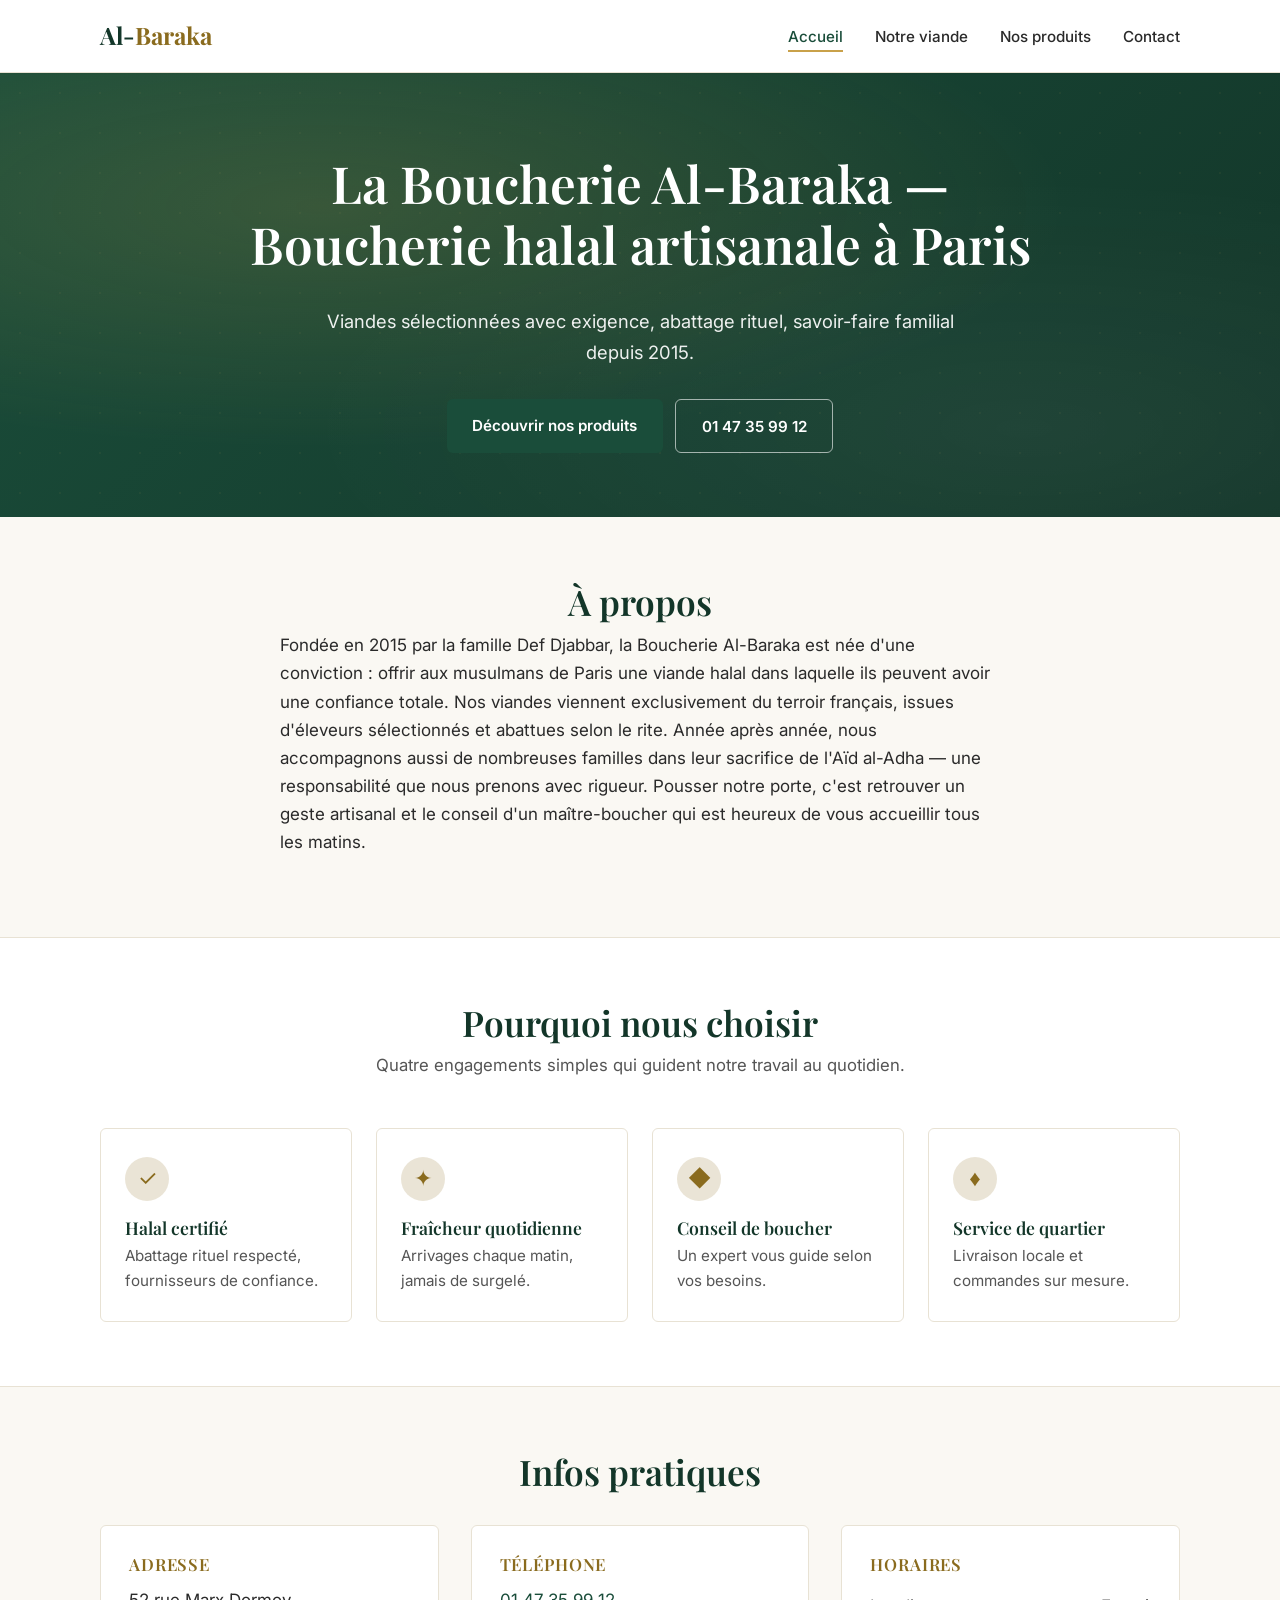
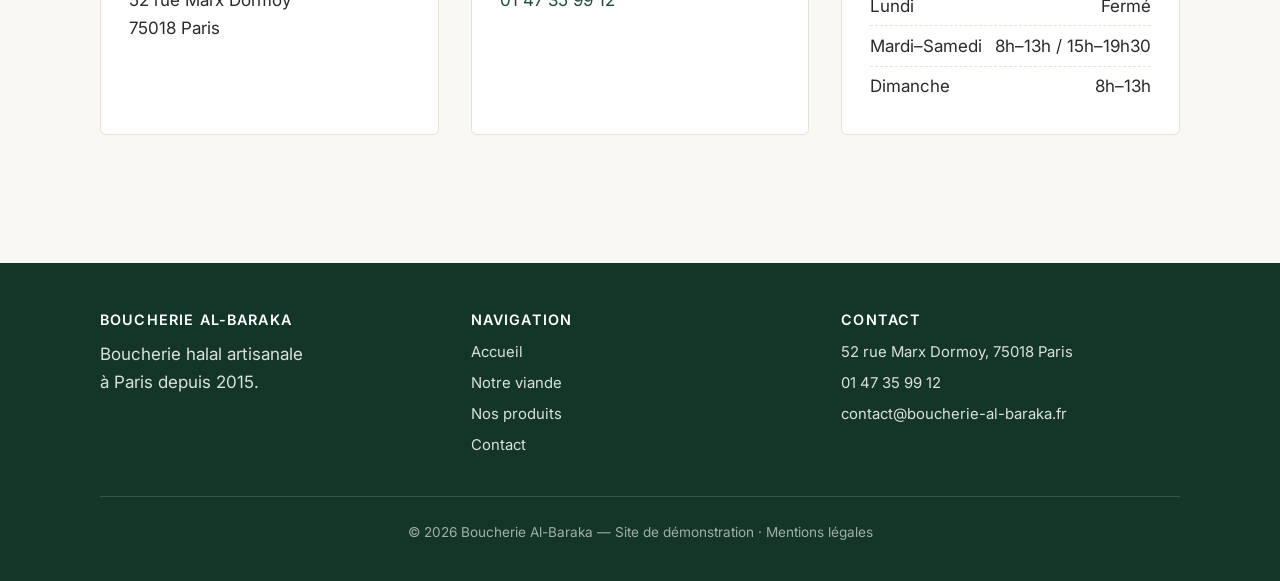
<file: index.html>
<!DOCTYPE html>
<html lang="fr">
<head>
  <meta charset="UTF-8" />
  <meta name="viewport" content="width=device-width, initial-scale=1.0" />
  <title>La Boucherie Al-Baraka — Boucherie halal artisanale à Paris</title>
  <meta name="description" content="Boucherie halal artisanale à Paris depuis 2015. Viandes sélectionnées du terroir français, abattage rituel, savoir-faire familial." />
  <meta name="robots" content="index, follow" />
  <meta name="theme-color" content="#1a4d3a" />
  <link rel="canonical" href="https://gabriel-merlin.github.io/Buisness-solo/" />

  <!-- Favicon -->
  <link rel="icon" type="image/svg+xml" href="assets/img/favicon-boucherie.svg" />

  <!-- Open Graph -->
  <meta property="og:type" content="website" />
  <meta property="og:locale" content="fr_FR" />
  <meta property="og:site_name" content="Boucherie Al-Baraka" />
  <meta property="og:title" content="La Boucherie Al-Baraka — Boucherie halal artisanale à Paris" />
  <meta property="og:description" content="Viandes sélectionnées du terroir français, abattage rituel, savoir-faire familial depuis 2015." />
  <meta property="og:url" content="https://gabriel-merlin.github.io/Buisness-solo/" />

  <!-- Twitter Card -->
  <meta name="twitter:card" content="summary" />
  <meta name="twitter:title" content="Boucherie Al-Baraka — Halal artisanale à Paris" />
  <meta name="twitter:description" content="Viandes sélectionnées, abattage rituel, savoir-faire familial depuis 2015." />

  <link rel="preconnect" href="https://fonts.googleapis.com" />
  <link rel="preconnect" href="https://fonts.gstatic.com" crossorigin />
  <link href="https://fonts.googleapis.com/css2?family=Inter:wght@400;500;600;700&family=Playfair+Display:wght@600;700&display=swap" rel="stylesheet" />
  <link rel="stylesheet" href="assets/css/styles.css" />

  <!-- Structured data (LocalBusiness) -->
  <script type="application/ld+json">
  {
    "@context": "https://schema.org",
    "@type": ["Store", "LocalBusiness"],
    "additionalType": "https://schema.org/Butcher",
    "name": "Boucherie Al-Baraka",
    "image": "https://gabriel-merlin.github.io/Buisness-solo/assets/img/favicon-boucherie.svg",
    "logo": "https://gabriel-merlin.github.io/Buisness-solo/assets/img/favicon-boucherie.svg",
    "url": "https://gabriel-merlin.github.io/Buisness-solo/",
    "telephone": "+33147359912",
    "priceRange": "€€",
    "address": {
      "@type": "PostalAddress",
      "streetAddress": "52 rue Marx Dormoy",
      "addressLocality": "Paris",
      "postalCode": "75018",
      "addressCountry": "FR"
    },
    "geo": {
      "@type": "GeoCoordinates",
      "latitude": 48.8902,
      "longitude": 2.3622
    },
    "openingHoursSpecification": [
      {
        "@type": "OpeningHoursSpecification",
        "dayOfWeek": ["Tuesday", "Wednesday", "Thursday", "Friday", "Saturday"],
        "opens": "08:00",
        "closes": "19:30"
      },
      {
        "@type": "OpeningHoursSpecification",
        "dayOfWeek": "Sunday",
        "opens": "08:00",
        "closes": "13:00"
      }
    ],
    "description": "Boucherie halal artisanale à Paris depuis 2015. Viandes du terroir français, abattage rituel, sacrifices Aïd al-Adha."
  }
  </script>
</head>
<body>
  <a href="#main" class="skip-link">Aller au contenu principal</a>
  <header class="site-header">
    <div class="site-header__inner">
      <a href="index.html" class="logo">Al-<span>Baraka</span></a>
      <button class="nav-toggle" aria-label="Ouvrir le menu" aria-expanded="false">
        <span class="nav-toggle__label">Menu</span>
        <span class="nav-toggle__icon" aria-hidden="true"><span></span><span></span><span></span></span>
      </button>
      <nav class="nav">
        <ul class="nav__list">
          <li><a href="index.html" class="is-active">Accueil</a></li>
          <li><a href="viande.html">Notre viande</a></li>
          <li><a href="produits.html">Nos produits</a></li>
          <li><a href="contact.html">Contact</a></li>
        </ul>
      </nav>
    </div>
  </header>

  <main id="main">
    <section class="hero">
      <div class="container">
        <h1>La Boucherie Al-Baraka — Boucherie halal artisanale à Paris</h1>
        <p class="hero__subtitle">Viandes sélectionnées avec exigence, abattage rituel, savoir-faire familial depuis 2015.</p>
        <div class="hero__cta">
          <a href="produits.html" class="btn btn--primary">Découvrir nos produits</a>
          <a href="tel:+33147359912" class="btn btn--ghost">01 47 35 99 12</a>
        </div>
      </div>
    </section>

    <section class="section">
      <div class="container prose">
        <h2 class="section__title">À propos</h2>
        <p>
          Fondée en 2015 par la famille Def Djabbar, la Boucherie Al-Baraka est née d'une conviction :
          offrir aux musulmans de Paris une viande halal dans laquelle ils peuvent avoir une confiance totale.
          Nos viandes viennent exclusivement du terroir français, issues d'éleveurs sélectionnés et abattues selon le rite.
          Année après année, nous accompagnons aussi de nombreuses familles dans leur sacrifice de l'Aïd al-Adha —
          une responsabilité que nous prenons avec rigueur. Pousser notre porte, c'est retrouver un geste artisanal
          et le conseil d'un maître-boucher qui est heureux de vous accueillir tous les matins.
        </p>
      </div>
    </section>

    <section class="section section--soft">
      <div class="container">
        <h2 class="section__title">Pourquoi nous choisir</h2>
        <p class="section__intro">Quatre engagements simples qui guident notre travail au quotidien.</p>
        <div class="features">
          <div class="feature">
            <div class="feature__icon">✓</div>
            <h3>Halal certifié</h3>
            <p>Abattage rituel respecté, fournisseurs de confiance.</p>
          </div>
          <div class="feature">
            <div class="feature__icon">✦</div>
            <h3>Fraîcheur quotidienne</h3>
            <p>Arrivages chaque matin, jamais de surgelé.</p>
          </div>
          <div class="feature">
            <div class="feature__icon">◆</div>
            <h3>Conseil de boucher</h3>
            <p>Un expert vous guide selon vos besoins.</p>
          </div>
          <div class="feature">
            <div class="feature__icon">♦</div>
            <h3>Service de quartier</h3>
            <p>Livraison locale et commandes sur mesure.</p>
          </div>
        </div>
      </div>
    </section>

    <section class="section">
      <div class="container">
        <h2 class="section__title">Infos pratiques</h2>
        <div class="infos-grid">
          <div class="info-card">
            <h3>Adresse</h3>
            <p>52 rue Marx Dormoy<br />75018 Paris</p>
          </div>
          <div class="info-card">
            <h3>Téléphone</h3>
            <p><a href="tel:+33147359912">01 47 35 99 12</a></p>
          </div>
          <div class="info-card">
            <h3>Horaires</h3>
            <ul>
              <li><span>Lundi</span><span>Fermé</span></li>
              <li><span>Mardi–Samedi</span><span>8h–13h / 15h–19h30</span></li>
              <li><span>Dimanche</span><span>8h–13h</span></li>
            </ul>
          </div>
        </div>
      </div>
    </section>
  </main>

  <footer class="site-footer">
    <div class="container">
      <div class="site-footer__grid">
        <div>
          <h4>Boucherie Al-Baraka</h4>
          <p>Boucherie halal artisanale<br />à Paris depuis 2015.</p>
        </div>
        <div>
          <h4>Navigation</h4>
          <ul>
            <li><a href="index.html">Accueil</a></li>
            <li><a href="viande.html">Notre viande</a></li>
            <li><a href="produits.html">Nos produits</a></li>
            <li><a href="contact.html">Contact</a></li>
          </ul>
        </div>
        <div>
          <h4>Contact</h4>
          <ul>
            <li>52 rue Marx Dormoy, 75018 Paris</li>
            <li><a href="tel:+33147359912">01 47 35 99 12</a></li>
            <li><a href="mailto:contact@boucherie-al-baraka.fr">contact@boucherie-al-baraka.fr</a></li>
          </ul>
        </div>
      </div>
      <p class="site-footer__legal">© 2026 Boucherie Al-Baraka — Site de démonstration · Mentions légales</p>
    </div>
  </footer>

  <button class="chatbot-stub" aria-label="Ouvrir le chatbot" hidden>Une question ?</button>

  <script src="assets/js/script.js"></script>
  <script src="assets/js/chatbase-lazy.js" defer></script>
</body>
</html>
</file>
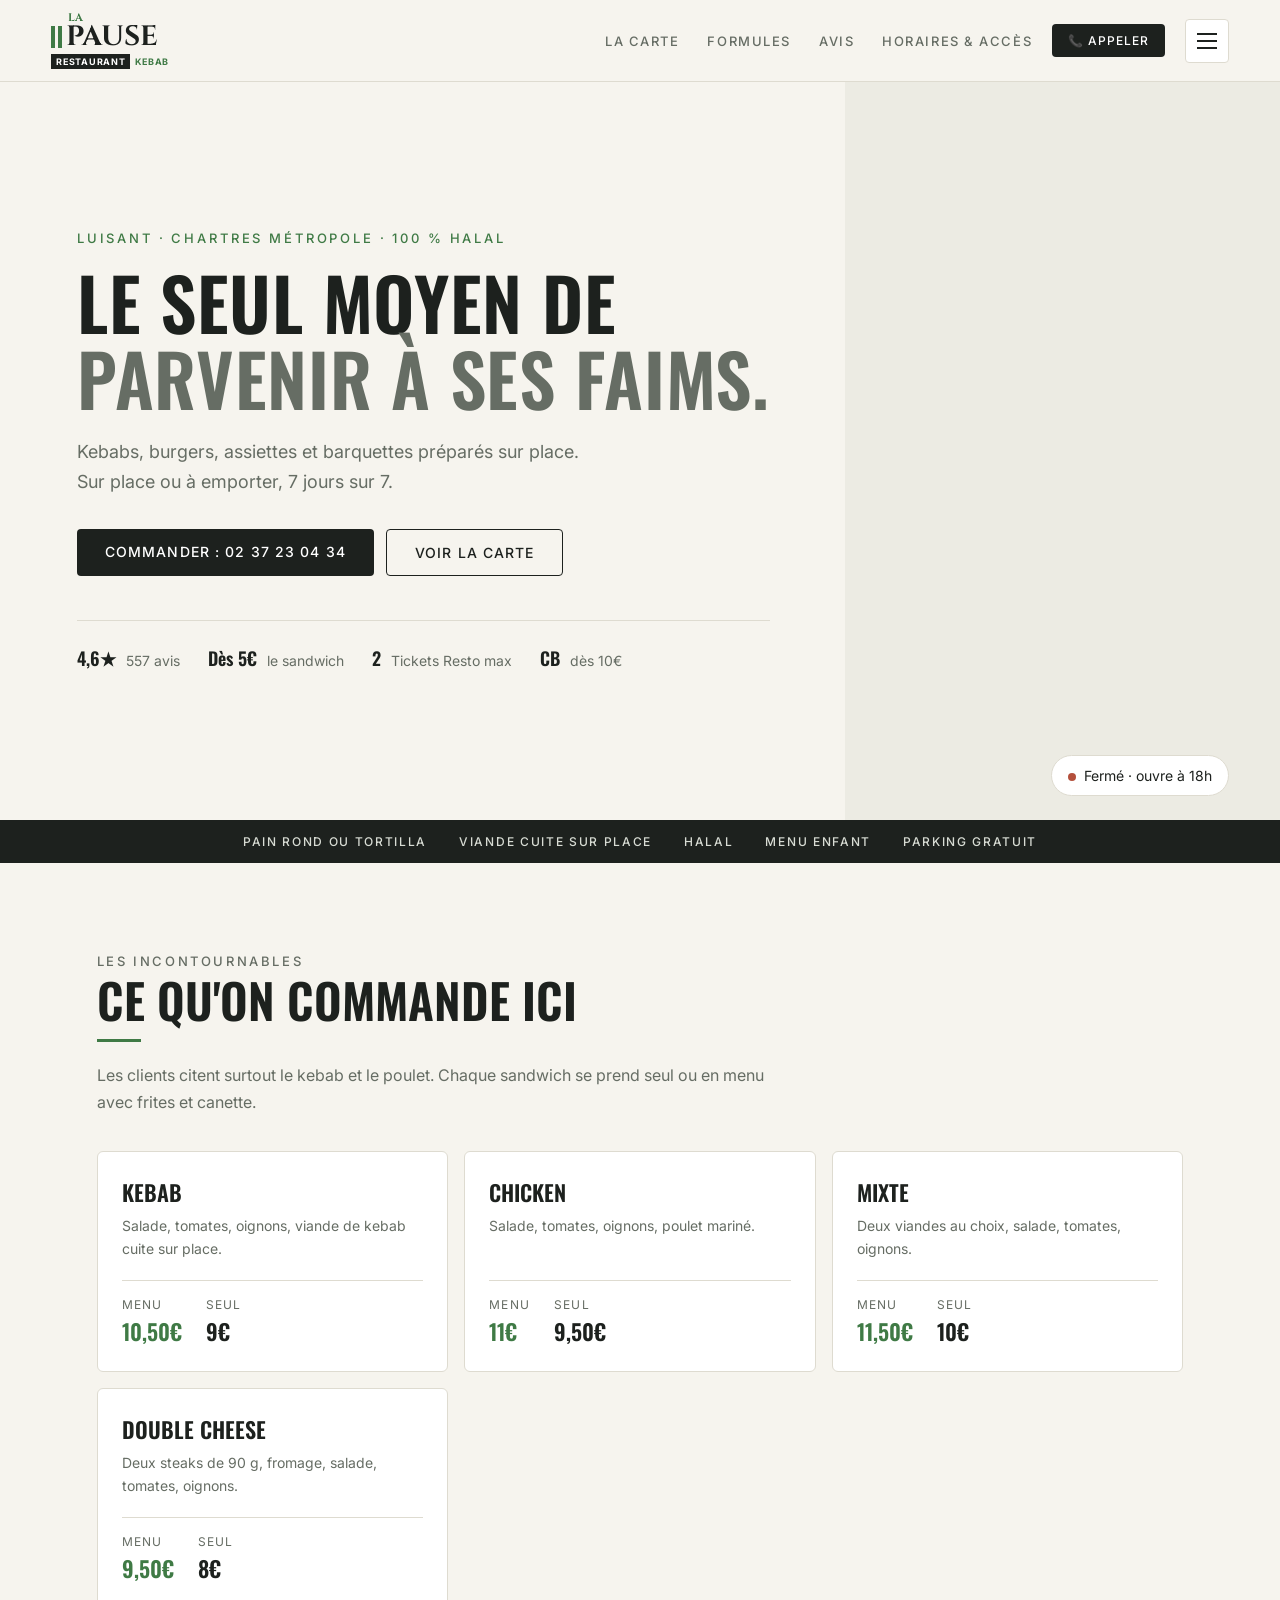
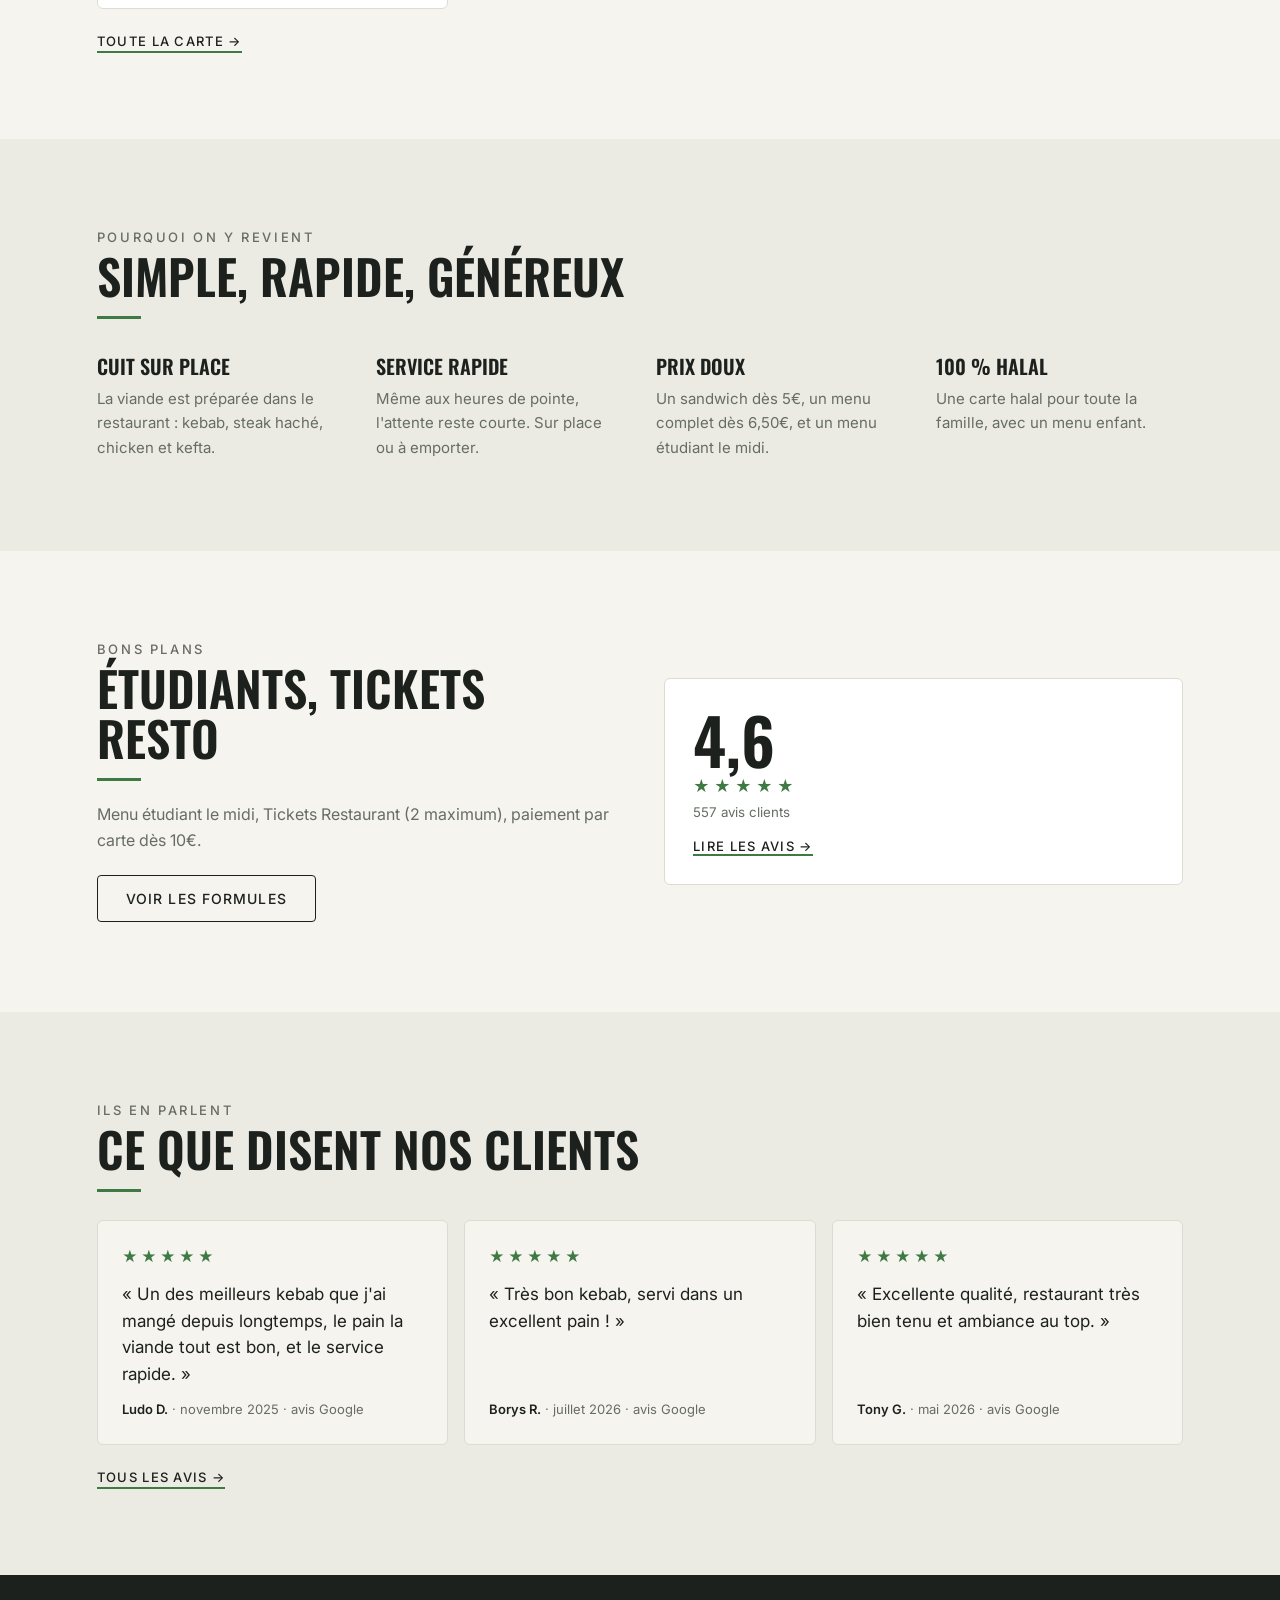
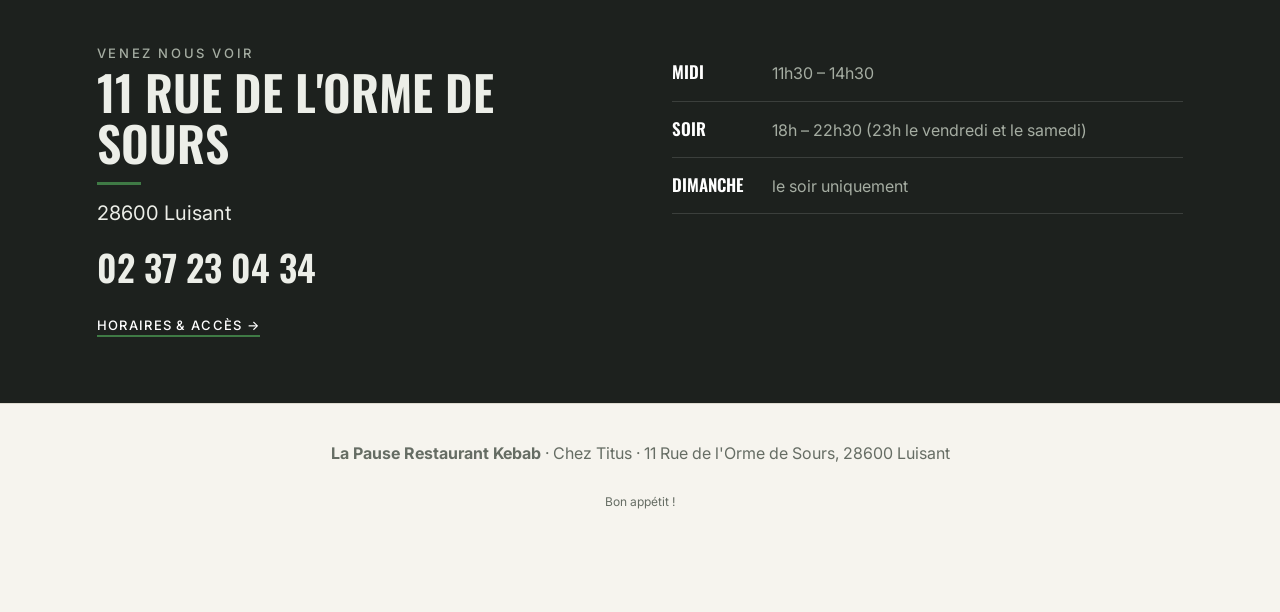
<file: titus/index.html>
<!doctype html>
<html lang="fr">
<head>
<meta charset="utf-8">
<meta name="viewport" content="width=device-width,initial-scale=1">
<title>La Pause Kebab – Chez Titus | Restaurant kebab halal à Luisant (28)</title>
<meta name="description" content="Chez Titus – La Pause Restaurant Kebab à Luisant : kebabs, burgers, assiettes et barquettes halal, menus dès 6,50€, spécial étudiant le midi. Sur place ou à emporter. Tickets restaurant acceptés.">
<meta property="og:title" content="La Pause Kebab – Chez Titus, Luisant">
<meta property="og:description" content="Kebab halal, burgers, assiettes, barquettes. Menus dès 6,50€. 4,6/5 (557 avis).">
<meta property="og:type" content="restaurant">
<meta name="theme-color" content="#f6f4ee">
<link rel="preconnect" href="https://fonts.googleapis.com">
<link rel="preconnect" href="https://fonts.gstatic.com" crossorigin>
<link href="https://fonts.googleapis.com/css2?family=Cinzel:wght@600;700&family=Oswald:wght@500;600;700&family=Inter:wght@400;500;600&family=Caveat:wght@600&display=swap" rel="stylesheet">
<link rel="stylesheet" href="style.css">
<script type="application/ld+json">
{"@context":"https://schema.org","@type":["Restaurant","FastFoodRestaurant"],"name":"La Pause Restaurant Kebab – Chez Titus","servesCuisine":["Kebab","Halal","Burgers"],"priceRange":"€","telephone":"+33237230434",
"address":{"@type":"PostalAddress","streetAddress":"11 Rue de l'Orme de Sours","postalCode":"28600","addressLocality":"Luisant","addressCountry":"FR"},
"aggregateRating":{"@type":"AggregateRating","ratingValue":"4.6","reviewCount":"550"},
"openingHoursSpecification":[
{"@type":"OpeningHoursSpecification","dayOfWeek":["Monday","Tuesday","Wednesday","Thursday"],"opens":"11:30","closes":"14:30"},
{"@type":"OpeningHoursSpecification","dayOfWeek":["Monday","Tuesday","Wednesday","Thursday","Sunday"],"opens":"18:00","closes":"22:30"},
{"@type":"OpeningHoursSpecification","dayOfWeek":["Friday","Saturday"],"opens":"11:30","closes":"14:30"},
{"@type":"OpeningHoursSpecification","dayOfWeek":["Friday","Saturday"],"opens":"18:00","closes":"23:00"}]}
</script>
</head>
<body>
<body>
<header class="nav" id="top">
  <a class="logo" href="#accueil" aria-label="La Pause Restaurant Kebab – Chez Titus, accueil">
    <span class="logo-la">LA</span><span class="logo-bars"><i></i><i></i></span><span class="logo-pause">PAUSE</span>
    <span class="logo-sub"><b>RESTAURANT</b><em>KEBAB</em></span>
  </a>
  <nav aria-label="Navigation principale">
    <a href="#carte" data-nav="carte">La carte</a><a href="#formules" data-nav="formules">Formules</a><a href="#avis" data-nav="avis">Avis</a><a href="#infos" data-nav="infos">Horaires &amp; accès</a>
  </nav>
  <a class="btn btn-small call" href="tel:+33237230434">📞 Appeler</a>
  <button class="burger" id="burger" aria-label="Ouvrir le menu" aria-expanded="false" aria-controls="drawer"><span></span><span></span><span></span></button>
  <div class="drawer" id="drawer" hidden>
    <a href="#accueil" data-nav="accueil">Accueil</a>
    <a href="#carte" data-nav="carte">La carte</a>
    <a class="subl" href="#carte-burgers">Burgers</a>
    <a class="subl" href="#carte-assiettes">Assiettes</a>
    <a class="subl" href="#carte-barquettes">Barquettes</a>
    <a href="#formules" data-nav="formules">Formules &amp; bons plans</a>
    <a href="#avis" data-nav="avis">Avis clients</a>
    <a href="#infos" data-nav="infos">Horaires &amp; accès</a>
    <a class="d-call" href="tel:+33237230434">Appeler le 02 37 23 04 34</a>
  </div>
</header>
<main>
<section class="view" id="v-accueil" data-view="accueil">
<div class="hero">
  <div class="hero-in">
    <p class="kicker">Luisant · Chartres Métropole · 100 % halal</p>
    <h1>Le seul moyen de<br><span>parvenir à ses faims.</span></h1>
    <p class="lead">Kebabs, burgers, assiettes et barquettes préparés sur place. Sur place ou à emporter, 7 jours sur 7.</p>
    <div class="cta">
      <a class="btn" href="tel:+33237230434">Commander : 02 37 23 04 34</a>
      <a class="btn btn-ghost" href="#carte">Voir la carte</a>
    </div>
    <ul class="badges">
      <li><b>4,6★</b> 557 avis</li>
      <li><b>Dès 5€</b> le sandwich</li>
      <li><b>2</b> Tickets Resto max</li>
      <li><b>CB</b> dès 10€</li>
    </ul>
  </div>
  <div class="status" id="status" aria-live="polite"></div>
</div>
<div class="strip"><span>Pain rond ou tortilla</span><span>Viande cuite sur place</span><span>Halal</span><span>Menu enfant</span><span>Parking gratuit</span></div>

<div class="sec">
  <h2><small>Les incontournables</small>Ce qu'on commande ici</h2>
  <p class="note">Les clients citent surtout le kebab et le poulet. Chaque sandwich se prend seul ou en menu avec frites et canette.</p>
  <div class="grid">
    <article class="card"><h3>Kebab</h3><p>Salade, tomates, oignons, viande de kebab cuite sur place.</p><div class="price"><span>Menu <b>10,50€</b></span><span>Seul <b>9€</b></span></div></article>
    <article class="card"><h3>Chicken</h3><p>Salade, tomates, oignons, poulet mariné.</p><div class="price"><span>Menu <b>11€</b></span><span>Seul <b>9,50€</b></span></div></article>
    <article class="card"><h3>Mixte</h3><p>Deux viandes au choix, salade, tomates, oignons.</p><div class="price"><span>Menu <b>11,50€</b></span><span>Seul <b>10€</b></span></div></article>
    <article class="card"><h3>Double Cheese</h3><p>Deux steaks de 90 g, fromage, salade, tomates, oignons.</p><div class="price"><span>Menu <b>9,50€</b></span><span>Seul <b>8€</b></span></div></article>
  </div>
  <p class="more"><a href="#carte">Toute la carte →</a></p>
</div>

<div class="band">
  <div class="sec">
    <h2><small>Pourquoi on y revient</small>Simple, rapide, généreux</h2>
    <div class="why">
      <div><h3>Cuit sur place</h3><p>La viande est préparée dans le restaurant : kebab, steak haché, chicken et kefta.</p></div>
      <div><h3>Service rapide</h3><p>Même aux heures de pointe, l'attente reste courte. Sur place ou à emporter.</p></div>
      <div><h3>Prix doux</h3><p>Un sandwich dès 5€, un menu complet dès 6,50€, et un menu étudiant le midi.</p></div>
      <div><h3>100 % halal</h3><p>Une carte halal pour toute la famille, avec un menu enfant.</p></div>
    </div>
  </div>
</div>

<div class="sec teaser">
  <div>
    <h2><small>Bons plans</small>Étudiants, tickets resto</h2>
    <p class="note">Menu étudiant le midi, Tickets Restaurant (2 maximum), paiement par carte dès 10€.</p>
    <a class="btn btn-ghost" href="#formules">Voir les formules</a>
  </div>
  <div class="rate">
    <b>4,6</b><span>★★★★★</span><small>557 avis clients</small>
    <a href="#avis">Lire les avis →</a>
  </div>
</div>

<div class="band">
  <div class="sec">
    <h2><small>Ils en parlent</small>Ce que disent nos clients</h2>
    <div class="quotes three">
    <figure class="quote"><span class="stars" aria-label="5 sur 5">★★★★★</span><blockquote>« Un des meilleurs kebab que j'ai mangé depuis longtemps, le pain la viande tout est bon, et le service rapide. »</blockquote><figcaption><b>Ludo D.</b> · novembre 2025 · avis Google</figcaption></figure>
    <figure class="quote"><span class="stars" aria-label="5 sur 5">★★★★★</span><blockquote>« Très bon kebab, servi dans un excellent pain ! »</blockquote><figcaption><b>Borys R.</b> · juillet 2026 · avis Google</figcaption></figure>
    <figure class="quote"><span class="stars" aria-label="5 sur 5">★★★★★</span><blockquote>« Excellente qualité, restaurant très bien tenu et ambiance au top. »</blockquote><figcaption><b>Tony G.</b> · mai 2026 · avis Google</figcaption></figure>
    </div>
    <p class="more"><a href="#avis">Tous les avis →</a></p>
  </div>
</div>

<div class="dark-band">
  <div class="sec">
    <div class="two">
      <div>
        <h2><small>Venez nous voir</small>11 rue de l'Orme de Sours</h2>
        <address>28600 Luisant</address>
        <p><span class="tel">02 37 23 04 34</span></p>
        <p class="more"><a href="#infos">Horaires &amp; accès →</a></p>
      </div>
      <div class="soon">
        <p><b>Midi</b> 11h30 – 14h30</p>
        <p><b>Soir</b> 18h – 22h30 (23h le vendredi et le samedi)</p>
        <p><b>Dimanche</b> le soir uniquement</p>
      </div>
    </div>
  </div>
</div>
</section>

<section class="view" id="v-carte" data-view="carte" hidden>
<div class="sec">
  <h2><small>Sur place ou à emporter</small>La carte</h2>
  <div class="tabs" role="tablist" aria-label="Catégories de la carte">
    <button role="tab" id="t-menus" aria-controls="p-menus" aria-selected="true">Sandwichs</button>
    <button role="tab" id="t-burgers" aria-controls="p-burgers" aria-selected="false">Burgers</button>
    <button role="tab" id="t-assiettes" aria-controls="p-assiettes" aria-selected="false">Assiettes</button>
    <button role="tab" id="t-barquettes" aria-controls="p-barquettes" aria-selected="false">Barquettes</button>
    <button role="tab" id="t-extras" aria-controls="p-extras" aria-selected="false">Desserts &amp; boissons</button>
  </div>

  <div class="panel" id="p-menus" role="tabpanel" aria-labelledby="t-menus">
    <p class="note">Menu = sandwich + frites + canette. Seul = le sandwich. Au choix : pain rond ou tortilla. <b>Spécial étudiant uniquement le midi.</b></p>
    <div class="grid">
    <article class="card"><h3>Kebab</h3><p>Salade, tomates, oignons, viande de kebab</p><div class="price"><span>Menu <b>10,50€</b></span><span>Seul <b>9€</b></span></div></article>
    <article class="card"><h3>Mixte</h3><p>Salade, tomates, oignons, 2 viandes au choix</p><div class="price"><span>Menu <b>11,50€</b></span><span>Seul <b>10€</b></span></div></article>
    <article class="card"><h3>Américain</h3><p>Salade, tomates, oignons, steak, fromage</p><div class="price"><span>Menu <b>10,50€</b></span><span>Seul <b>9€</b></span></div></article>
    <article class="card"><h3>Chicken</h3><p>Salade, tomates, oignons, poulet mariné</p><div class="price"><span>Menu <b>11€</b></span><span>Seul <b>9,50€</b></span></div></article>
    <article class="card"><h3>Kefta</h3><p>Salade, tomates, oignons, viande hachée marinée</p><div class="price"><span>Menu <b>10,50€</b></span><span>Seul <b>9€</b></span></div></article>
    <article class="card"><h3>Végétarien</h3><p>Salade, tomates, oignons, frites, fromage</p><div class="price"><span>Menu <b>6,50€</b></span><span>Seul <b>5€</b></span></div></article>
  </div>
  </div>

  <div class="panel" id="p-burgers" role="tabpanel" aria-labelledby="t-burgers" hidden>
    <p class="note">Pain burger, steaks hachés de 90 g. Menu = burger + frites + canette. Un steak en supplément : 2€.</p>
    <div class="grid">
    <article class="card"><h3>Cheeseburger</h3><p>Salade, tomates, steak 90 g, oignons, fromage</p><div class="price"><span>Menu <b>8€</b></span><span>Seul <b>6,50€</b></span></div></article>
    <article class="card"><h3>Double Cheese</h3><p>Salade, tomates, 2 steaks 90 g, oignons, fromage</p><div class="price"><span>Menu <b>9,50€</b></span><span>Seul <b>8€</b></span></div></article>
    <article class="card"><h3>Triple Cheese</h3><p>Salade, tomates, 3 steaks 90 g, oignons, fromage</p><div class="price"><span>Menu <b>11€</b></span><span>Seul <b>9,50€</b></span></div></article>
    </div>
  </div>

  <div class="panel" id="p-assiettes" role="tabpanel" aria-labelledby="t-assiettes" hidden>
    <p class="note">Frites, salade et crudités. Sur place ou à emporter.</p>
    <ul class="list lite">
      <li><span>Kebab</span><b>13€</b></li>
      <li><span>Poulet</span><b>14€</b></li>
      <li><span>Mixte <small>2 viandes au choix</small></span><b>14€</b></li>
    </ul>
    <p class="meats"><b>Nos viandes</b> Kebab · Steak haché · Chicken · Kefta</p>
  </div>

  <div class="panel" id="p-barquettes" role="tabpanel" aria-labelledby="t-barquettes" hidden>
    <div class="tables">
    <table><caption>Frites</caption><tr><th>Mini</th><td>1,50€</td></tr><tr><th>Petite</th><td>2,50€</td></tr><tr><th>Moyenne</th><td>3€</td></tr><tr><th>Grande</th><td>3,50€</td></tr></table>
    <table><caption>Viande kebab</caption><tr><th>Mini</th><td>4€</td></tr><tr><th>Petite</th><td>9€</td></tr><tr><th>Moyenne</th><td>11€</td></tr><tr><th>Grande</th><td>12€</td></tr></table>
    <table><caption>Frites + viande</caption><tr><th>Mini</th><td>2,50€</td></tr><tr><th>Petite</th><td>6€</td></tr><tr><th>Moyenne</th><td>7€</td></tr><tr><th>Grande</th><td>8€</td></tr></table>
    <table><caption>Viande poulet</caption><tr><th>Petite</th><td>9,50€</td></tr><tr><th>Moyenne</th><td>11,50€</td></tr><tr><th>Grande</th><td>13,50€</td></tr></table>
    <table><caption>Poulet + frites</caption><tr><th>Petite</th><td>6,50€</td></tr><tr><th>Moyenne</th><td>7,50€</td></tr><tr><th>Grande</th><td>8,50€</td></tr></table>
    <table><caption>Suppléments</caption><tr><th>Sauce à emporter</th><td>0,50€</td></tr><tr><th>Fromage</th><td>0,50€</td></tr><tr><th>Frites</th><td>1€</td></tr><tr><th>Viande</th><td>2,50€</td></tr></table>
  </div>
  <p class="fine">Tarifs sous réserve d'erreurs typographiques ou de modifications. La direction se réserve le droit de modifier ou de supprimer ses offres sans préavis.</p>
  </div>

  <div class="panel" id="p-extras" role="tabpanel" aria-labelledby="t-extras" hidden>
    <div class="two">
      <div><h3 class="sub">Desserts</h3>
        <ul class="list lite"><li><span>Tarte aux daims</span><b>3€</b></li><li><span>Tiramisu</span><b>3€</b></li></ul></div>
      <div><h3 class="sub">Boissons</h3>
        <ul class="list lite"><li><span>Canette 33 cl <small>Coca-Cola, Fanta, Sprite, Oasis, Orangina</small></span><b>1,50€</b></li><li><span>Christaline 50 cl</span><b>1€</b></li></ul></div>
    </div>
  </div>
</div>
</section>

<section class="view" id="v-formules" data-view="formules" hidden>
<div class="sec">
  <h2><small>Bons plans</small>Formules &amp; paiement</h2>
  <div class="grid">
    <article class="card"><h3>Menu étudiant</h3><p>Une formule servie uniquement le midi. Pensez à votre carte étudiante.</p></article>
    <article class="card"><h3>Menus</h3><p>Sandwich ou burger, frites et canette, pour 1,50€ à 2€ de plus que le sandwich seul.</p><a class="lnk" href="#carte">Voir les menus →</a></article>
    <article class="card"><h3>Menu enfant</h3><p>Un menu pour les plus petits est proposé. Demandez-le au comptoir.</p></article>
    <article class="card"><h3>Tickets Restaurant</h3><p>Acceptés, 2 tickets maximum jusqu'à 25€. Edenred et Pluxee.</p></article>
    <article class="card"><h3>Carte bancaire</h3><p>CB, Visa et Mastercard dès 10€ d'achat.</p></article>
    <article class="card"><h3>À emporter</h3><p>Toute la carte se prend à emporter. Sauce supplémentaire à emporter : 0,50€.</p><a class="lnk" href="#carte-barquettes">Voir les barquettes →</a></article>
  </div>
  <p class="fine">Tarifs sous réserve d'erreurs typographiques ou de modifications. La direction se réserve le droit de modifier ou de supprimer ses offres sans préavis.</p>
</div>
</section>

<section class="view" id="v-avis" data-view="avis" hidden>
<div class="sec">
  <h2><small>Ils en parlent</small>Avis clients</h2>
  <div class="rev-top">
    <div class="rating"><b>4,6</b><span>★★★★★</span><small>557 avis</small></div>
    <div class="bars" role="group" aria-label="Filtrer les avis par nombre d'étoiles"><button type="button" class="barrow" data-filter="all" aria-pressed="true"><span>Tous</span><i style="--w:100%"></i><b>557</b></button><button type="button" class="barrow" data-filter="5" aria-pressed="false"><span>5 ★</span><i style="--w:100%"></i><b>418</b></button><button type="button" class="barrow" data-filter="4" aria-pressed="false"><span>4 ★</span><i style="--w:22%"></i><b>94</b></button><button type="button" class="barrow" data-filter="3" aria-pressed="false"><span>3 ★</span><i style="--w:5%"></i><b>20</b></button><button type="button" class="barrow" data-filter="2" aria-pressed="false"><span>2 ★</span><i style="--w:2%"></i><b>10</b></button><button type="button" class="barrow" data-filter="1" aria-pressed="false"><span>1 ★</span><i style="--w:4%"></i><b>15</b></button></div>
  </div>
  <p class="note">Touchez un nombre d'étoiles pour lire les avis correspondants. Cuisine 4,8 sur 5, service 4,8 sur 5, ambiance 4,6 sur 5.</p>
  <p class="rev-count" id="rev-count" aria-live="polite"></p>
  <div class="quotes" id="rev-list">
    <figure class="quote" data-stars="5"><span class="stars" aria-label="5 sur 5">★★★★★</span><blockquote>Toujours au top.<br>Qualité, hygiène au RDV... vous pouvez y aller.</blockquote><figcaption><b>Pierre F.</b> · août 2026 · avis Google</figcaption></figure>
    <figure class="quote" data-stars="5"><span class="stars" aria-label="5 sur 5">★★★★★</span><blockquote>Très bon kebab, servi dans un excellent pain !🥯</blockquote><figcaption><b>Borys B.</b> · juillet 2026 · avis Google</figcaption></figure>
    <figure class="quote" data-stars="5"><span class="stars" aria-label="5 sur 5">★★★★★</span><blockquote>De passage à Luisant on ma conseillé se snack  ben je suis allé 2 fois service et plat excellent</blockquote><figcaption><b>Gregory N.</b> · juin 2026 · avis Google</figcaption></figure>
    <figure class="quote" data-stars="5"><span class="stars" aria-label="5 sur 5">★★★★★</span><blockquote>Excellente qualité, restaurant très bien tenu et ambiance au top 👌<br>Merci à vous 👍</blockquote><figcaption><b>Tony G.</b> · mai 2026 · avis Google</figcaption></figure>
    <figure class="quote" data-stars="5"><span class="stars" aria-label="5 sur 5">★★★★★</span><blockquote>Meilleur kebab de chartre très très bon je recommande fortement</blockquote><figcaption><b>Soulaymen O.</b> · avril 2026 · avis Google</figcaption></figure>
    <figure class="quote" data-stars="5"><span class="stars" aria-label="5 sur 5">★★★★★</span><blockquote>Kebab excellant, service parfait, rapport qualité prix d&#x27;exception, extrêmement copieux. Je recommande.</blockquote><figcaption><b>Gabriel</b> · mars 2026 · avis Google</figcaption></figure>
    <figure class="quote" data-stars="5"><span class="stars" aria-label="5 sur 5">★★★★★</span><blockquote>Un des meilleurs kebab du coin je recommande a fond</blockquote><figcaption><b>Bruno B.</b> · janvier 2026 · avis Google</figcaption></figure>
    <figure class="quote" data-stars="5"><span class="stars" aria-label="5 sur 5">★★★★★</span><blockquote>Toujours bien accueilli en semaine et en week-end toujours le même<br>Une ambiance familiale changée pas</blockquote><figcaption><b>Alphagamer</b> · novembre 2025 · avis Google</figcaption></figure>
    <figure class="quote" data-stars="5"><span class="stars" aria-label="5 sur 5">★★★★★</span><blockquote>Un des meilleurs kebab que j&#x27;ai mangé depuis longtemps, le pain la viande tout est bon, et le service rapide. Merci 👌🏼</blockquote><figcaption><b>Ludo D.</b> · novembre 2025 · avis Google</figcaption></figure>
    <figure class="quote" data-stars="5"><span class="stars" aria-label="5 sur 5">★★★★★</span><blockquote>Meilleurs kebab de chartres, et la sauce blanche maison un délice on retourne au fondamentaux avec titus pas de prise de tête vraiment allez y les yeux fermer. Les mauvais com je ne les comprends pas soit cest des gens payer pour soit cest des gens qu&#x27;aime trop râler pour rien.</blockquote><figcaption><b>J. R.</b> · octobre 2025 · avis Google</figcaption></figure>
    <figure class="quote" data-stars="2"><span class="stars" aria-label="2 sur 5">★★<i>★★★</i></span><blockquote>Quand le patron est pas là c’est un peu le désastre<br>Personnel qui comprend tout à l’envers pas aimable bref on a l’impression qu’on gêne<br>Les frites on a l’impression qui ont été mises en friteuse deux fois. Bref c’est le personnel crois avoir assez de clientèle, on commandera ailleurs la prochaine fois. Dommage</blockquote><figcaption><b>C.M. V.G.</b> · octobre 2025 · avis Google</figcaption></figure>
    <figure class="quote" data-stars="4"><span class="stars" aria-label="4 sur 5">★★★★<i>★</i></span><blockquote>Kebab à emporter. Belle quantité et assez bon. Je recommande. La prochaine fois je prendrai une assiette mixte kebab car elles étaient bien belles.</blockquote><figcaption><b>Rosa M.</b> · juillet 2023 · avis Google</figcaption></figure>
    <figure class="quote" data-stars="5"><span class="stars" aria-label="5 sur 5">★★★★★</span><blockquote>Mon ami et moi même avons apprécié nos assiettes et le moment dans votre kebab.<br>Portion généreux<br>La viande est bonne<br>mention spéciale pour la viande kebab et kefta.<br>moins apprécié le chicken (j&#x27;aime avec plus d assaisonnement)<br><br>Prix : assiette deux viandes - 13€</blockquote><figcaption><b>Lucie Q.</b> · février 2023 · avis Google</figcaption></figure>
    <figure class="quote" data-stars="5"><span class="stars" aria-label="5 sur 5">★★★★★</span><blockquote>Le meilleur kebab de Chartres et parmi les meilleurs que j&#x27;ai mangé en France.</blockquote><figcaption><b>Pierre</b> · juin 2018 · avis Google</figcaption></figure>
  </div>
  <p class="fine">Avis publiés sur la fiche Google du restaurant, reproduits tels qu'ils ont été écrits. Seuls les avis les plus récents et les plus anciens connus sont affichés ici.</p>
</div>
</section>

<section class="view" id="v-infos" data-view="infos" hidden>
<div class="sec">
  <h2><small>Nous trouver</small>Horaires &amp; accès</h2>
  <div class="panelbox">
  <div class="two">
    <div>
      <h3 class="sub">Adresse</h3>
      <address>11 Rue de l'Orme de Sours<br>28600 Luisant</address>
      <p><a class="tel" href="tel:+33237230434">02 37 23 04 34</a></p>
      <p class="pay">Paiement : CB · Visa · Mastercard · Tickets Restaurant (2 max, 25€) · Edenred · Pluxee</p>
      <p class="pay">Accès fauteuil roulant · Parking gratuit · Menu enfant</p>
      <a class="btn" href="https://www.google.com/maps/dir/?api=1&destination=11+Rue+de+l%27Orme+de+Sours+28600+Luisant" target="_blank" rel="noopener">Itinéraire</a>
    </div>
    <div>
      <h3 class="sub">Horaires</h3>
      <table class="hours" id="hours">
        <tr data-d="1"><th>Lundi</th><td>11h30–14h30 · 18h–22h30</td></tr>
        <tr data-d="2"><th>Mardi</th><td>11h30–14h30 · 18h–22h30</td></tr>
        <tr data-d="3"><th>Mercredi</th><td>11h30–14h30 · 18h–22h30</td></tr>
        <tr data-d="4"><th>Jeudi</th><td>11h30–14h30 · 18h–22h30</td></tr>
        <tr data-d="5"><th>Vendredi</th><td>11h30–14h30 · 18h–23h</td></tr>
        <tr data-d="6"><th>Samedi</th><td>11h30–14h30 · 18h–23h</td></tr>
        <tr data-d="0"><th>Dimanche</th><td>18h–22h30</td></tr>
      </table>
    </div>
  </div>
  </div>
  <a class="maplink" href="https://www.google.com/maps/search/?api=1&amp;query=11+Rue+de+l%27Orme+de+Sours+28600+Luisant" target="_blank" rel="noopener">Voir le restaurant sur Google Maps →</a>
</div>
</section>
</main>

<footer>
  <p><b>La Pause Restaurant Kebab</b> · Chez Titus · 11 Rue de l'Orme de Sours, 28600 Luisant</p>
  <p class="fine">Bon appétit !</p>
</footer>

<a class="fab" href="tel:+33237230434" aria-label="Appeler le restaurant">📞 Commander</a>
<script src="script.js"></script>
</body>
</html>
</file>
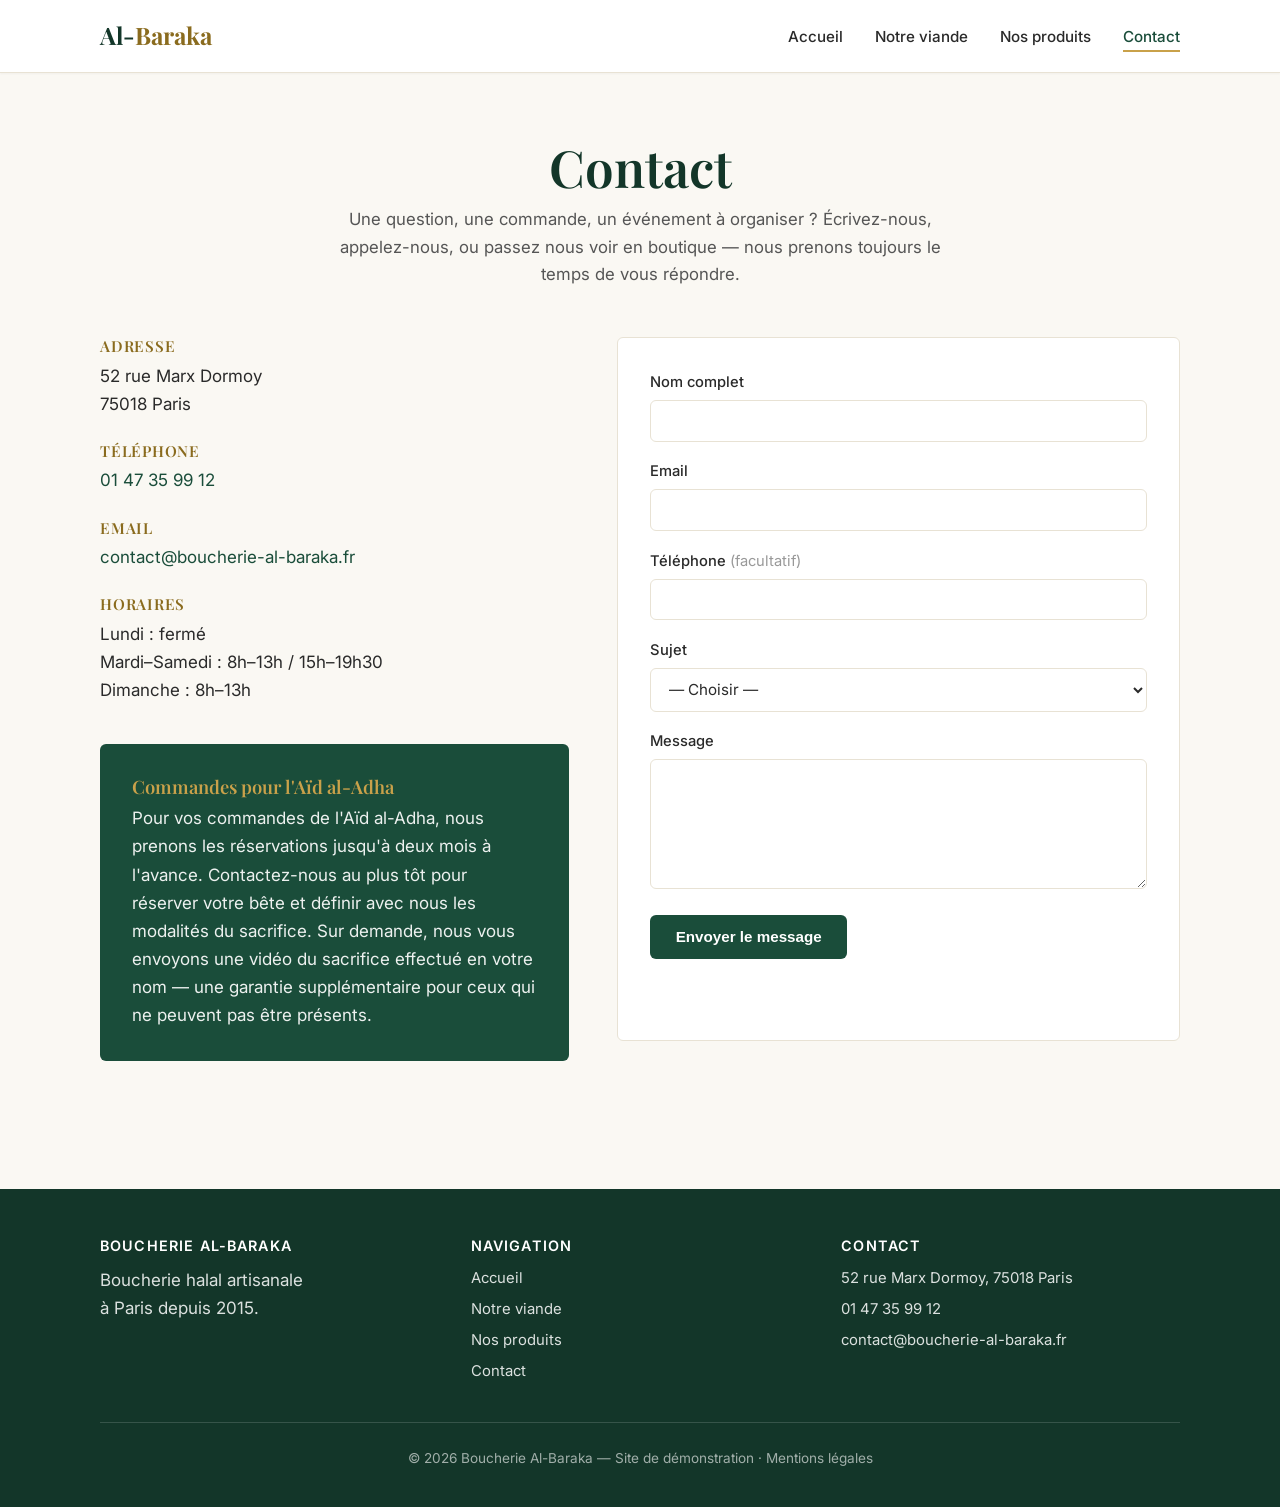
<file: contact.html>
<!DOCTYPE html>
<html lang="fr">
<head>
  <meta charset="UTF-8" />
  <meta name="viewport" content="width=device-width, initial-scale=1.0" />
  <title>Contact — Boucherie Al-Baraka</title>
  <meta name="description" content="Contactez la Boucherie Al-Baraka pour une commande, une question ou un événement. Réservations Aïd al-Adha jusqu'à deux mois à l'avance." />
  <meta name="robots" content="index, follow" />
  <meta name="theme-color" content="#1a4d3a" />
  <link rel="canonical" href="https://gabriel-merlin.github.io/Buisness-solo/contact.html" />

  <link rel="icon" type="image/svg+xml" href="assets/img/favicon-boucherie.svg" />

  <meta property="og:type" content="website" />
  <meta property="og:locale" content="fr_FR" />
  <meta property="og:site_name" content="Boucherie Al-Baraka" />
  <meta property="og:title" content="Contact — Boucherie Al-Baraka" />
  <meta property="og:description" content="Commande, question ou événement ? Réservations Aïd al-Adha jusqu'à deux mois à l'avance." />
  <meta property="og:url" content="https://gabriel-merlin.github.io/Buisness-solo/contact.html" />
  <meta name="twitter:card" content="summary" />

  <link rel="preconnect" href="https://fonts.googleapis.com" />
  <link rel="preconnect" href="https://fonts.gstatic.com" crossorigin />
  <link href="https://fonts.googleapis.com/css2?family=Inter:wght@400;500;600;700&family=Playfair+Display:wght@600;700&display=swap" rel="stylesheet" />
  <link rel="stylesheet" href="assets/css/styles.css" />
</head>
<body>
  <a href="#main" class="skip-link">Aller au contenu principal</a>
  <header class="site-header">
    <div class="site-header__inner">
      <a href="index.html" class="logo">Al-<span>Baraka</span></a>
      <button class="nav-toggle" aria-label="Ouvrir le menu" aria-expanded="false">
        <span class="nav-toggle__label">Menu</span>
        <span class="nav-toggle__icon" aria-hidden="true"><span></span><span></span><span></span></span>
      </button>
      <nav class="nav">
        <ul class="nav__list">
          <li><a href="index.html">Accueil</a></li>
          <li><a href="viande.html">Notre viande</a></li>
          <li><a href="produits.html">Nos produits</a></li>
          <li><a href="contact.html" class="is-active">Contact</a></li>
        </ul>
      </nav>
    </div>
  </header>

  <main id="main">
    <section class="section">
      <div class="container">
        <h1 class="section__title">Contact</h1>
        <p class="section__intro">
          Une question, une commande, un événement à organiser ? Écrivez-nous, appelez-nous,
          ou passez nous voir en boutique — nous prenons toujours le temps de vous répondre.
        </p>

        <div class="contact-grid">
          <div class="contact-info">
            <h2>Adresse</h2>
            <p>52 rue Marx Dormoy<br />75018 Paris</p>

            <h2>Téléphone</h2>
            <p><a href="tel:+33147359912">01 47 35 99 12</a></p>

            <h2>Email</h2>
            <p><a href="mailto:contact@boucherie-al-baraka.fr">contact@boucherie-al-baraka.fr</a></p>

            <h2>Horaires</h2>
            <p>
              Lundi : fermé<br />
              Mardi–Samedi : 8h–13h / 15h–19h30<br />
              Dimanche : 8h–13h
            </p>

            <div class="aid-callout">
              <h2>Commandes pour l'Aïd al-Adha</h2>
              <p>
                Pour vos commandes de l'Aïd al-Adha, nous prenons les réservations jusqu'à deux mois à l'avance.
                Contactez-nous au plus tôt pour réserver votre bête et définir avec nous les modalités du sacrifice.
                Sur demande, nous vous envoyons une vidéo du sacrifice effectué en votre nom — une garantie
                supplémentaire pour ceux qui ne peuvent pas être présents.
              </p>
            </div>
          </div>

          <form class="contact-form" id="contact-form" novalidate>
            <div class="field">
              <label for="name">Nom complet</label>
              <input id="name" name="name" type="text" required autocomplete="name" />
            </div>
            <div class="field">
              <label for="email">Email</label>
              <input id="email" name="email" type="email" required autocomplete="email" />
            </div>
            <div class="field">
              <label for="phone">Téléphone <span style="color:#999;font-weight:400;">(facultatif)</span></label>
              <input id="phone" name="phone" type="tel" autocomplete="tel" />
            </div>
            <div class="field">
              <label for="subject">Sujet</label>
              <select id="subject" name="subject" required>
                <option value="">— Choisir —</option>
                <option value="commande">Commande</option>
                <option value="aid">Demande Aïd al-Adha</option>
                <option value="information">Information</option>
                <option value="autre">Autre</option>
              </select>
            </div>
            <div class="field">
              <label for="message">Message</label>
              <textarea id="message" name="message" required></textarea>
            </div>
            <button class="btn btn--primary" type="submit">Envoyer le message</button>
            <p class="form-status" id="form-status"></p>
          </form>
        </div>
      </div>
    </section>
  </main>

  <footer class="site-footer">
    <div class="container">
      <div class="site-footer__grid">
        <div>
          <h4>Boucherie Al-Baraka</h4>
          <p>Boucherie halal artisanale<br />à Paris depuis 2015.</p>
        </div>
        <div>
          <h4>Navigation</h4>
          <ul>
            <li><a href="index.html">Accueil</a></li>
            <li><a href="viande.html">Notre viande</a></li>
            <li><a href="produits.html">Nos produits</a></li>
            <li><a href="contact.html">Contact</a></li>
          </ul>
        </div>
        <div>
          <h4>Contact</h4>
          <ul>
            <li>52 rue Marx Dormoy, 75018 Paris</li>
            <li><a href="tel:+33147359912">01 47 35 99 12</a></li>
            <li><a href="mailto:contact@boucherie-al-baraka.fr">contact@boucherie-al-baraka.fr</a></li>
          </ul>
        </div>
      </div>
      <p class="site-footer__legal">© 2026 Boucherie Al-Baraka — Site de démonstration · Mentions légales</p>
    </div>
  </footer>

  <button class="chatbot-stub" aria-label="Ouvrir le chatbot" hidden>Une question ?</button>

  <script src="assets/js/script.js"></script>
  <script src="assets/js/chatbase-lazy.js" defer></script>
</body>
</html>
</file>
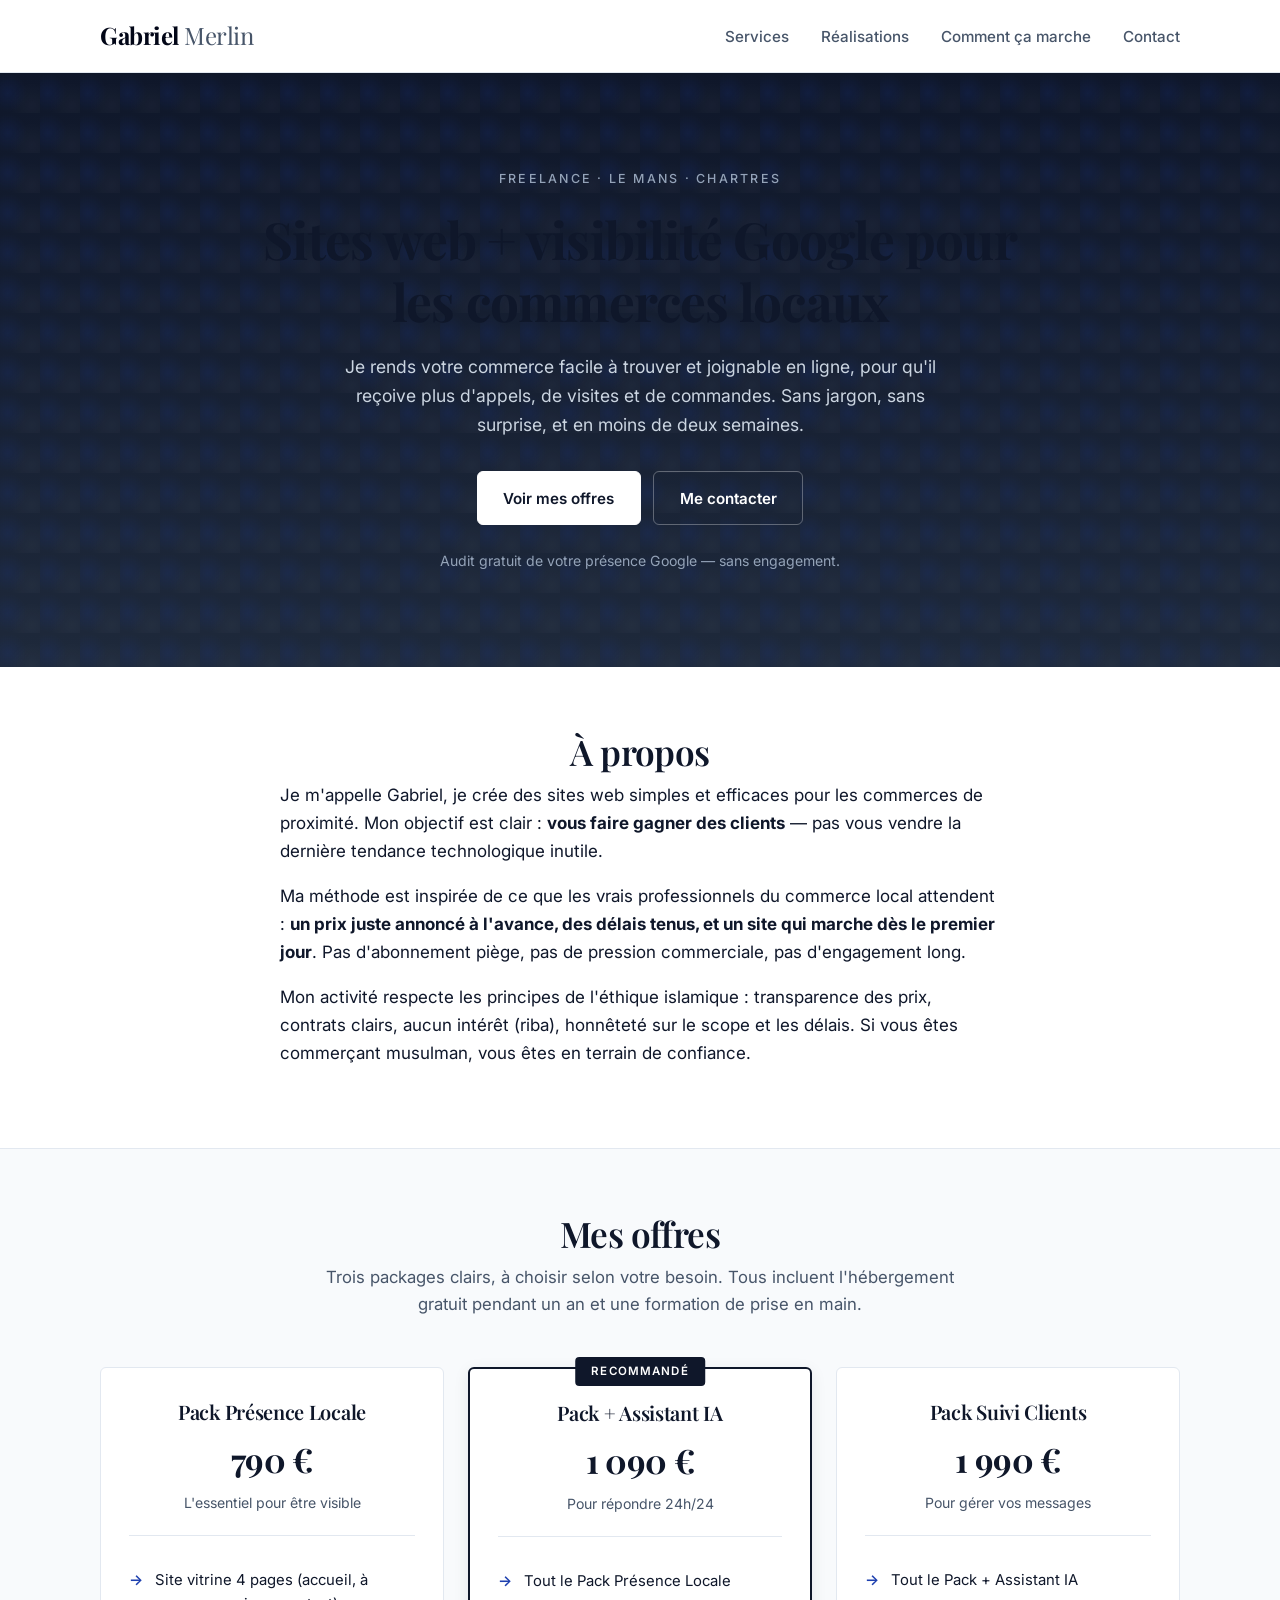
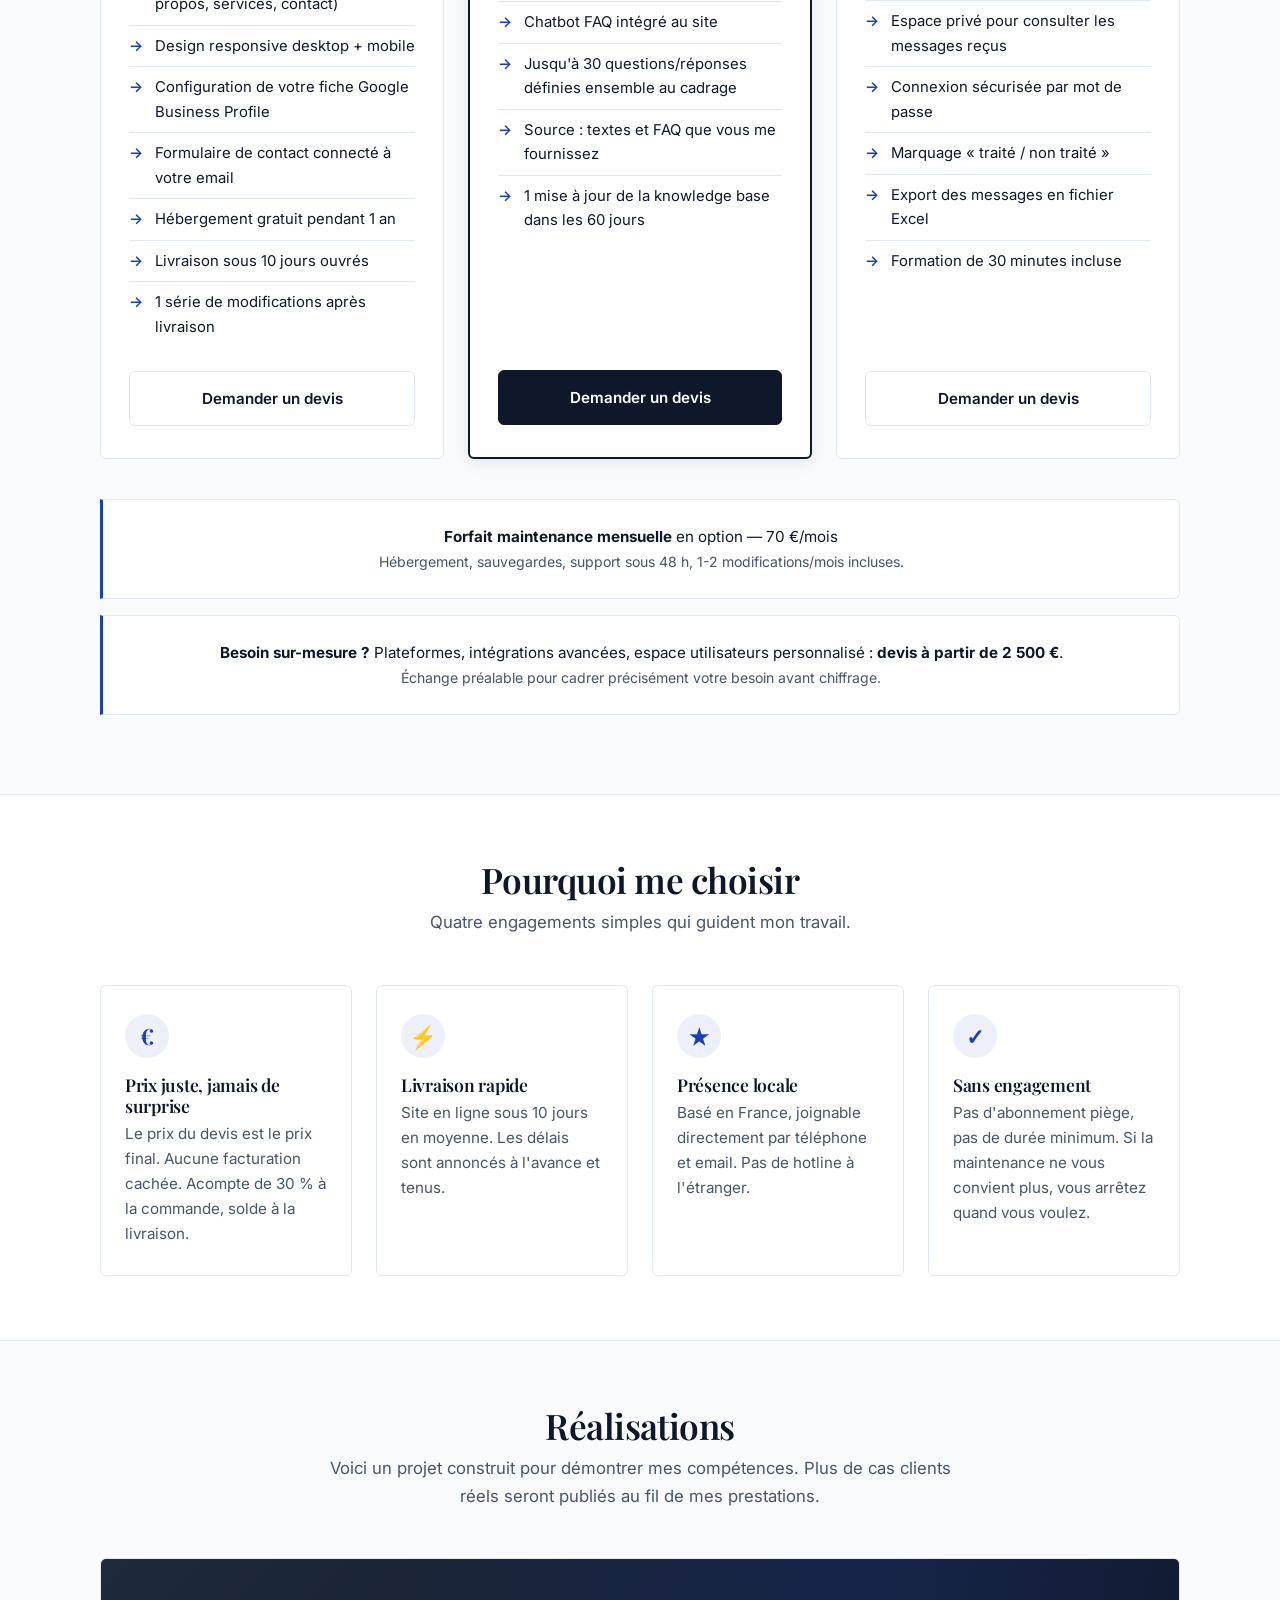
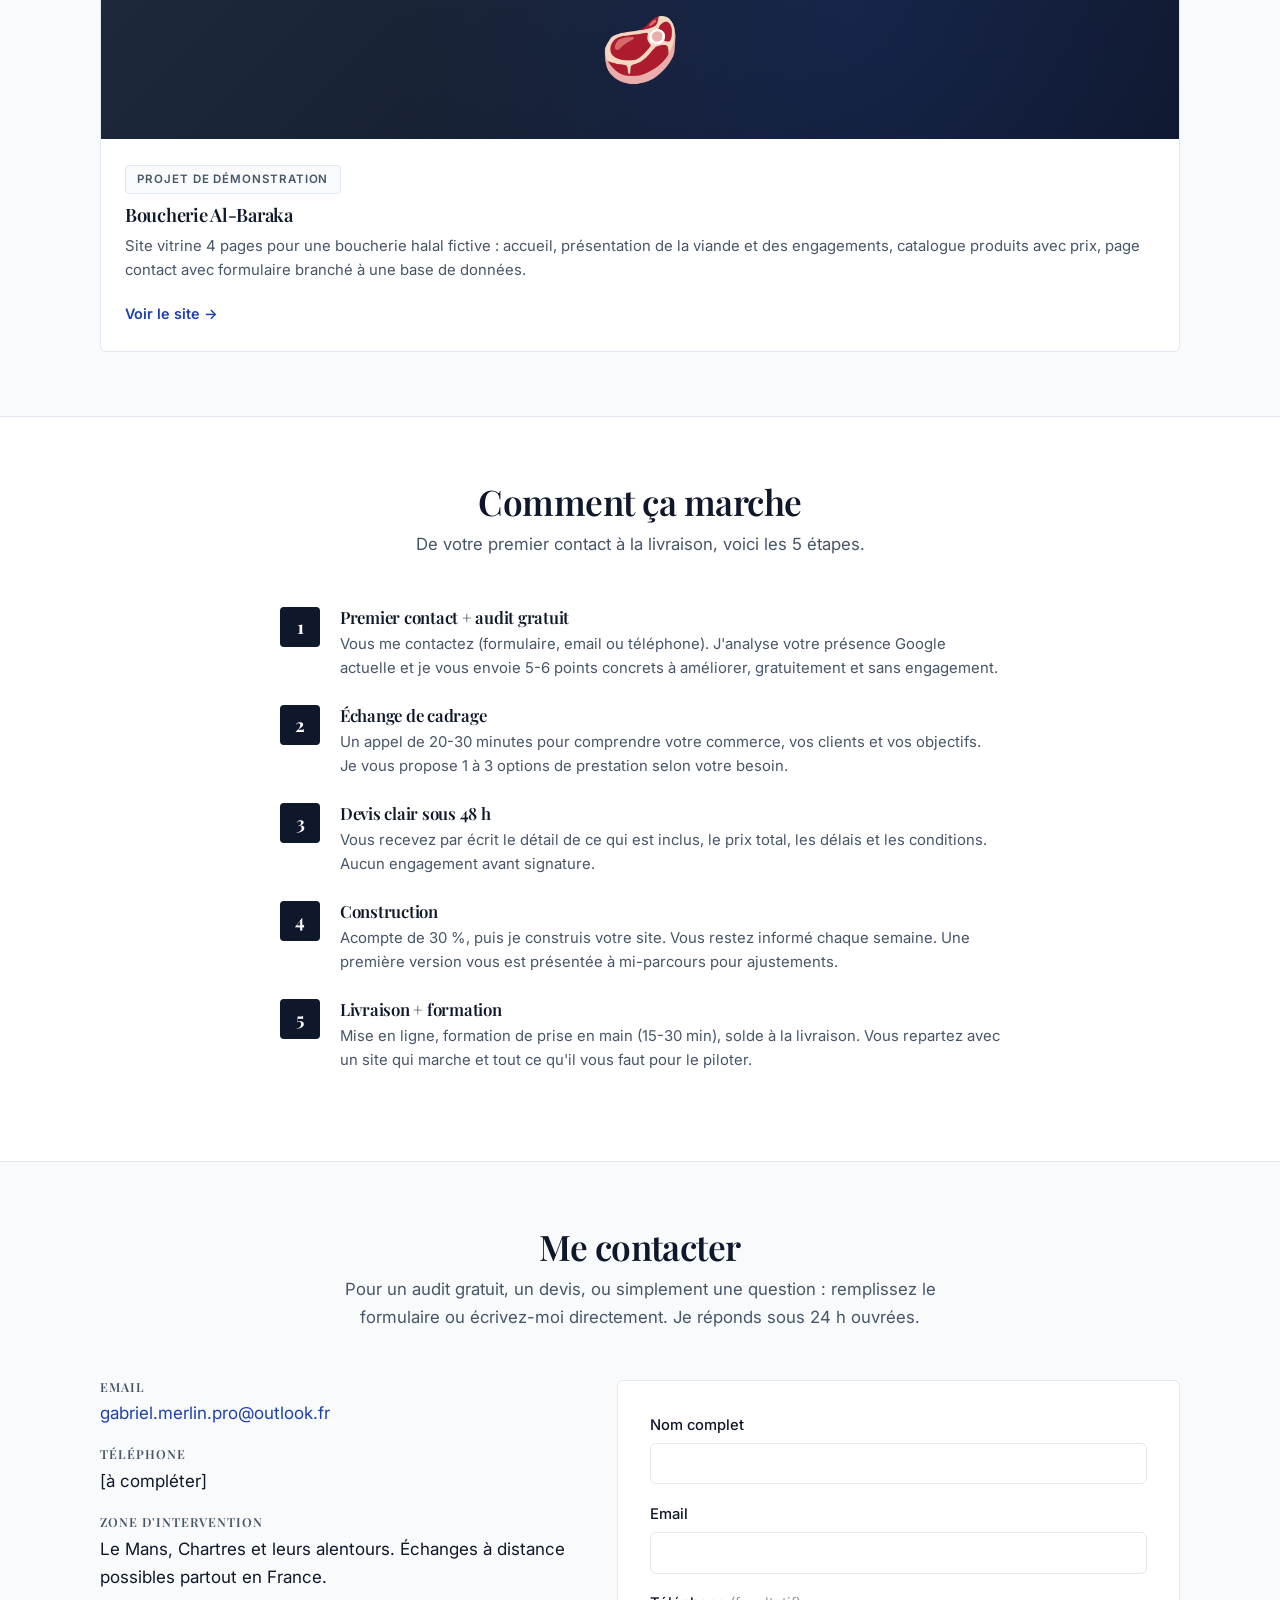
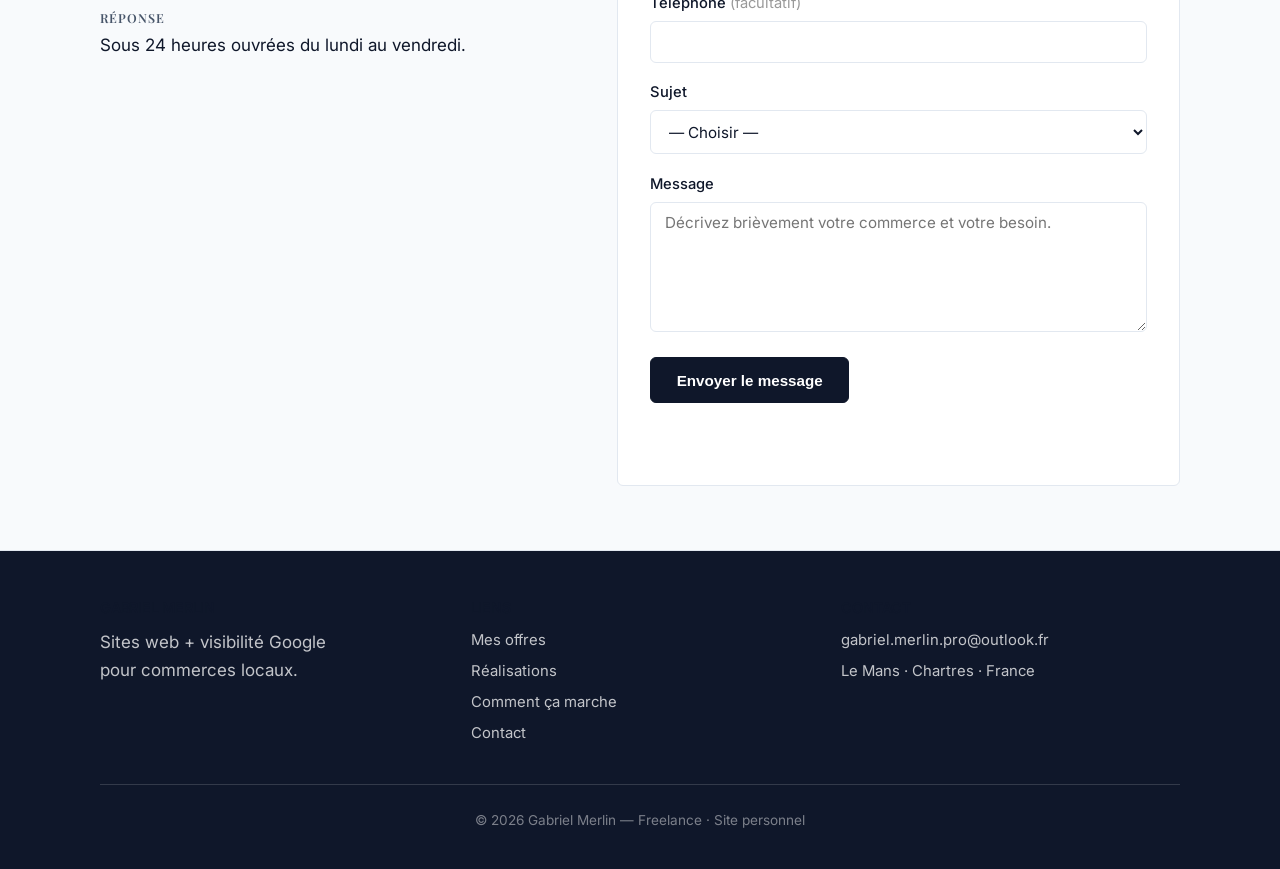
<file: portfolio.html>
<!DOCTYPE html>
<html lang="fr">
<head>
  <meta charset="UTF-8" />
  <meta name="viewport" content="width=device-width, initial-scale=1.0" />
  <title>Gabriel Merlin — Sites web + visibilité Google pour commerces locaux</title>
  <meta name="description" content="Création de sites web et optimisation de fiches Google Business Profile pour les commerces du Mans, de Chartres et alentours. Pack à partir de 790 €." />
  <meta name="robots" content="index, follow" />
  <meta name="theme-color" content="#0f172a" />
  <link rel="canonical" href="https://gabriel-merlin.github.io/Buisness-solo/portfolio.html" />

  <link rel="icon" type="image/svg+xml" href="assets/img/favicon-portfolio.svg" />

  <meta property="og:type" content="website" />
  <meta property="og:locale" content="fr_FR" />
  <meta property="og:site_name" content="Gabriel Merlin — Freelance" />
  <meta property="og:title" content="Gabriel Merlin — Sites web pour commerces locaux" />
  <meta property="og:description" content="Sites web simples et fiches Google optimisées pour commerces du Mans, de Chartres et alentours. À partir de 790 €." />
  <meta property="og:url" content="https://gabriel-merlin.github.io/Buisness-solo/portfolio.html" />

  <meta name="twitter:card" content="summary" />
  <meta name="twitter:title" content="Gabriel Merlin — Sites web pour commerces locaux" />
  <meta name="twitter:description" content="Création de sites + visibilité Google pour commerces de proximité." />

  <!-- Structured data (Person + freelance) -->
  <script type="application/ld+json">
  {
    "@context": "https://schema.org",
    "@type": "ProfessionalService",
    "name": "Gabriel Merlin — Sites web pour commerces locaux",
    "url": "https://gabriel-merlin.github.io/Buisness-solo/portfolio.html",
    "areaServed": ["Le Mans", "Chartres", "France"],
    "priceRange": "€€",
    "founder": {
      "@type": "Person",
      "name": "Gabriel Merlin"
    },
    "email": "gabriel.merlin.pro@outlook.fr",
    "description": "Création de sites web simples + fiches Google Business Profile pour commerces de proximité. Packs à partir de 790 €."
  }
  </script>

  <link rel="preconnect" href="https://fonts.googleapis.com" />
  <link rel="preconnect" href="https://fonts.gstatic.com" crossorigin />
  <link href="https://fonts.googleapis.com/css2?family=Inter:wght@400;500;600;700&family=Playfair+Display:wght@600;700&display=swap" rel="stylesheet" />
  <link rel="stylesheet" href="assets/css/styles.css" />
  <link rel="stylesheet" href="assets/css/portfolio.css" />
</head>
<body class="portfolio">
  <a href="#main" class="skip-link">Aller au contenu principal</a>
  <header class="site-header">
    <div class="site-header__inner">
      <a href="portfolio.html" class="logo">Gabriel <span>Merlin</span></a>
      <button class="nav-toggle" aria-label="Ouvrir le menu" aria-expanded="false">
        <span class="nav-toggle__label">Menu</span>
        <span class="nav-toggle__icon" aria-hidden="true"><span></span><span></span><span></span></span>
      </button>
      <nav class="nav">
        <ul class="nav__list">
          <li><a href="#services">Services</a></li>
          <li><a href="#realisations">Réalisations</a></li>
          <li><a href="#process">Comment ça marche</a></li>
          <li><a href="#contact">Contact</a></li>
        </ul>
      </nav>
    </div>
  </header>

  <main id="main">
    <!-- HERO -->
    <section class="hero portfolio-hero">
      <div class="container">
        <p class="hero__eyebrow">Freelance · Le Mans · Chartres</p>
        <h1>Sites web + visibilité Google pour les commerces locaux</h1>
        <p class="hero__subtitle">
          Je rends votre commerce facile à trouver et joignable en ligne, pour qu'il
          reçoive plus d'appels, de visites et de commandes. Sans jargon, sans surprise,
          et en moins de deux semaines.
        </p>
        <div class="hero__cta">
          <a href="#services" class="btn btn--primary">Voir mes offres</a>
          <a href="#contact" class="btn btn--ghost">Me contacter</a>
        </div>
        <p class="hero__note">Audit gratuit de votre présence Google — sans engagement.</p>
      </div>
    </section>

    <!-- À PROPOS -->
    <section class="section">
      <div class="container prose">
        <h2 class="section__title">À propos</h2>
        <p>
          Je m'appelle Gabriel, je crée des sites web simples et efficaces pour les
          commerces de proximité. Mon objectif est clair : <b>vous faire gagner des
          clients</b> — pas vous vendre la dernière tendance technologique inutile.
        </p>
        <p>
          Ma méthode est inspirée de ce que les vrais professionnels du commerce local
          attendent : <b>un prix juste annoncé à l'avance, des délais tenus, et un site
          qui marche dès le premier jour</b>. Pas d'abonnement piège, pas de pression
          commerciale, pas d'engagement long.
        </p>
        <p>
          Mon activité respecte les principes de l'éthique islamique : transparence des
          prix, contrats clairs, aucun intérêt (riba), honnêteté sur le scope et les
          délais. Si vous êtes commerçant musulman, vous êtes en terrain de confiance.
        </p>
      </div>
    </section>

    <!-- SERVICES -->
    <section id="services" class="section section--soft">
      <div class="container">
        <h2 class="section__title">Mes offres</h2>
        <p class="section__intro">
          Trois packages clairs, à choisir selon votre besoin. Tous incluent l'hébergement
          gratuit pendant un an et une formation de prise en main.
        </p>

        <div class="offers">
          <article class="offer">
            <header>
              <h3>Pack Présence Locale</h3>
              <p class="offer__price">790 €</p>
              <p class="offer__tagline">L'essentiel pour être visible</p>
            </header>
            <ul class="offer__features">
              <li>Site vitrine 4 pages (accueil, à propos, services, contact)</li>
              <li>Design responsive desktop + mobile</li>
              <li>Configuration de votre fiche Google Business Profile</li>
              <li>Formulaire de contact connecté à votre email</li>
              <li>Hébergement gratuit pendant 1 an</li>
              <li>Livraison sous 10 jours ouvrés</li>
              <li>1 série de modifications après livraison</li>
            </ul>
            <a href="#contact" class="btn btn--ghost offer__cta">Demander un devis</a>
          </article>

          <article class="offer offer--featured">
            <span class="offer__badge">Recommandé</span>
            <header>
              <h3>Pack + Assistant IA</h3>
              <p class="offer__price">1 090 €</p>
              <p class="offer__tagline">Pour répondre 24h/24</p>
            </header>
            <ul class="offer__features">
              <li>Tout le Pack Présence Locale</li>
              <li>Chatbot FAQ intégré au site</li>
              <li>Jusqu'à 30 questions/réponses définies ensemble au cadrage</li>
              <li>Source : textes et FAQ que vous me fournissez</li>
              <li>1 mise à jour de la knowledge base dans les 60 jours</li>
            </ul>
            <a href="#contact" class="btn btn--primary offer__cta">Demander un devis</a>
          </article>

          <article class="offer">
            <header>
              <h3>Pack Suivi Clients</h3>
              <p class="offer__price">1 990 €</p>
              <p class="offer__tagline">Pour gérer vos messages</p>
            </header>
            <ul class="offer__features">
              <li>Tout le Pack + Assistant IA</li>
              <li>Espace privé pour consulter les messages reçus</li>
              <li>Connexion sécurisée par mot de passe</li>
              <li>Marquage « traité / non traité »</li>
              <li>Export des messages en fichier Excel</li>
              <li>Formation de 30 minutes incluse</li>
            </ul>
            <a href="#contact" class="btn btn--ghost offer__cta">Demander un devis</a>
          </article>
        </div>

        <p class="offers__addon">
          <b>Forfait maintenance mensuelle</b> en option — 70 €/mois<br />
          <span class="muted">Hébergement, sauvegardes, support sous 48 h, 1-2 modifications/mois incluses.</span>
        </p>
        <p class="offers__addon" style="margin-top: 1rem;">
          <b>Besoin sur-mesure ?</b> Plateformes, intégrations avancées, espace utilisateurs personnalisé : <b>devis à partir de 2 500 €</b>.<br />
          <span class="muted">Échange préalable pour cadrer précisément votre besoin avant chiffrage.</span>
        </p>
      </div>
    </section>

    <!-- POURQUOI MOI -->
    <section class="section">
      <div class="container">
        <h2 class="section__title">Pourquoi me choisir</h2>
        <p class="section__intro">Quatre engagements simples qui guident mon travail.</p>
        <div class="features">
          <div class="feature">
            <div class="feature__icon">€</div>
            <h3>Prix juste, jamais de surprise</h3>
            <p>Le prix du devis est le prix final. Aucune facturation cachée. Acompte de 30 % à la commande, solde à la livraison.</p>
          </div>
          <div class="feature">
            <div class="feature__icon">⚡</div>
            <h3>Livraison rapide</h3>
            <p>Site en ligne sous 10 jours en moyenne. Les délais sont annoncés à l'avance et tenus.</p>
          </div>
          <div class="feature">
            <div class="feature__icon">★</div>
            <h3>Présence locale</h3>
            <p>Basé en France, joignable directement par téléphone et email. Pas de hotline à l'étranger.</p>
          </div>
          <div class="feature">
            <div class="feature__icon">✓</div>
            <h3>Sans engagement</h3>
            <p>Pas d'abonnement piège, pas de durée minimum. Si la maintenance ne vous convient plus, vous arrêtez quand vous voulez.</p>
          </div>
        </div>
      </div>
    </section>

    <!-- RÉALISATIONS -->
    <section id="realisations" class="section section--soft">
      <div class="container">
        <h2 class="section__title">Réalisations</h2>
        <p class="section__intro">
          Voici un projet construit pour démontrer mes compétences. Plus de cas clients
          réels seront publiés au fil de mes prestations.
        </p>

        <div class="works">
          <a href="index.html" class="work" target="_blank" rel="noopener">
            <div class="work__image" aria-hidden="true">
              <span class="work__emoji">🥩</span>
            </div>
            <div class="work__body">
              <span class="work__tag">Projet de démonstration</span>
              <h3>Boucherie Al-Baraka</h3>
              <p>Site vitrine 4 pages pour une boucherie halal fictive : accueil, présentation de la viande et des engagements, catalogue produits avec prix, page contact avec formulaire branché à une base de données.</p>
              <span class="work__link">Voir le site →</span>
            </div>
          </a>
        </div>
      </div>
    </section>

    <!-- COMMENT ÇA MARCHE -->
    <section id="process" class="section">
      <div class="container prose">
        <h2 class="section__title">Comment ça marche</h2>
        <p class="section__intro">De votre premier contact à la livraison, voici les 5 étapes.</p>

        <ol class="process">
          <li>
            <span class="process__num">1</span>
            <div>
              <h3>Premier contact + audit gratuit</h3>
              <p>Vous me contactez (formulaire, email ou téléphone). J'analyse votre présence Google actuelle et je vous envoie 5-6 points concrets à améliorer, gratuitement et sans engagement.</p>
            </div>
          </li>
          <li>
            <span class="process__num">2</span>
            <div>
              <h3>Échange de cadrage</h3>
              <p>Un appel de 20-30 minutes pour comprendre votre commerce, vos clients et vos objectifs. Je vous propose 1 à 3 options de prestation selon votre besoin.</p>
            </div>
          </li>
          <li>
            <span class="process__num">3</span>
            <div>
              <h3>Devis clair sous 48 h</h3>
              <p>Vous recevez par écrit le détail de ce qui est inclus, le prix total, les délais et les conditions. Aucun engagement avant signature.</p>
            </div>
          </li>
          <li>
            <span class="process__num">4</span>
            <div>
              <h3>Construction</h3>
              <p>Acompte de 30 %, puis je construis votre site. Vous restez informé chaque semaine. Une première version vous est présentée à mi-parcours pour ajustements.</p>
            </div>
          </li>
          <li>
            <span class="process__num">5</span>
            <div>
              <h3>Livraison + formation</h3>
              <p>Mise en ligne, formation de prise en main (15-30 min), solde à la livraison. Vous repartez avec un site qui marche et tout ce qu'il vous faut pour le piloter.</p>
            </div>
          </li>
        </ol>
      </div>
    </section>

    <!-- CONTACT -->
    <section id="contact" class="section section--soft">
      <div class="container">
        <h2 class="section__title">Me contacter</h2>
        <p class="section__intro">
          Pour un audit gratuit, un devis, ou simplement une question : remplissez le
          formulaire ou écrivez-moi directement. Je réponds sous 24 h ouvrées.
        </p>

        <div class="contact-grid">
          <div class="contact-info">
            <h3>Email</h3>
            <p><a href="mailto:gabriel.merlin.pro@outlook.fr">gabriel.merlin.pro@outlook.fr</a></p>

            <h3>Téléphone</h3>
            <p>[à compléter]</p>

            <h3>Zone d'intervention</h3>
            <p>Le Mans, Chartres et leurs alentours. Échanges à distance possibles partout en France.</p>

            <h3>Réponse</h3>
            <p>Sous 24 heures ouvrées du lundi au vendredi.</p>
          </div>

          <form class="contact-form" id="contact-form" novalidate>
            <div class="field">
              <label for="name">Nom complet</label>
              <input id="name" name="name" type="text" required autocomplete="name" />
            </div>
            <div class="field">
              <label for="email">Email</label>
              <input id="email" name="email" type="email" required autocomplete="email" />
            </div>
            <div class="field">
              <label for="phone">Téléphone <span style="color:#999;font-weight:400;">(facultatif)</span></label>
              <input id="phone" name="phone" type="tel" autocomplete="tel" />
            </div>
            <div class="field">
              <label for="subject">Sujet</label>
              <select id="subject" name="subject" required>
                <option value="">— Choisir —</option>
                <option value="commande">Demande de devis</option>
                <option value="information">Audit Google gratuit</option>
                <option value="autre">Autre question</option>
              </select>
            </div>
            <div class="field">
              <label for="message">Message</label>
              <textarea id="message" name="message" required placeholder="Décrivez brièvement votre commerce et votre besoin."></textarea>
            </div>
            <button class="btn btn--primary" type="submit">Envoyer le message</button>
            <p class="form-status" id="form-status"></p>
          </form>
        </div>
      </div>
    </section>
  </main>

  <footer class="site-footer">
    <div class="container">
      <div class="site-footer__grid">
        <div>
          <h4>Gabriel Merlin</h4>
          <p>Sites web + visibilité Google<br />pour commerces locaux.</p>
        </div>
        <div>
          <h4>Liens</h4>
          <ul>
            <li><a href="#services">Mes offres</a></li>
            <li><a href="#realisations">Réalisations</a></li>
            <li><a href="#process">Comment ça marche</a></li>
            <li><a href="#contact">Contact</a></li>
          </ul>
        </div>
        <div>
          <h4>Contact</h4>
          <ul>
            <li><a href="mailto:gabriel.merlin.pro@outlook.fr">gabriel.merlin.pro@outlook.fr</a></li>
            <li>Le Mans · Chartres · France</li>
          </ul>
        </div>
      </div>
      <p class="site-footer__legal">© 2026 Gabriel Merlin — Freelance · Site personnel</p>
    </div>
  </footer>

  <script src="assets/js/script.js"></script>
</body>
</html>
</file>
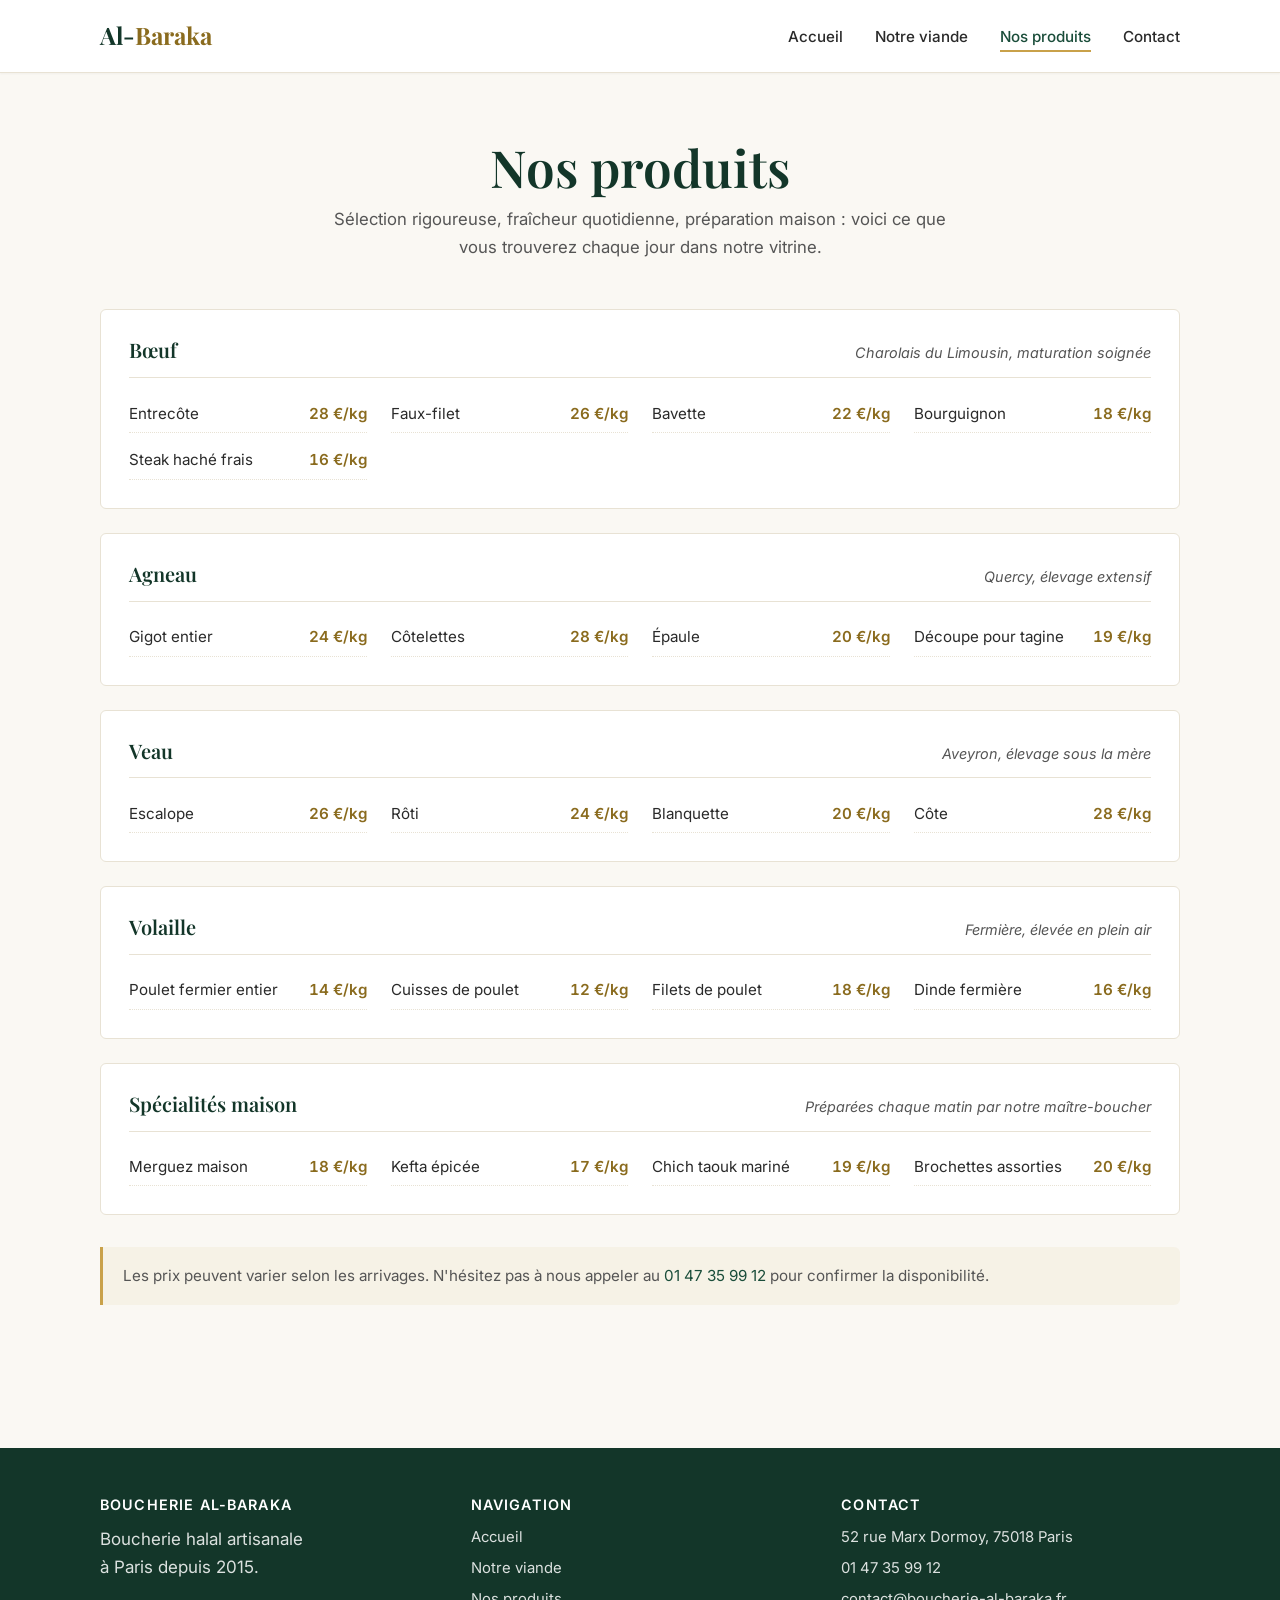
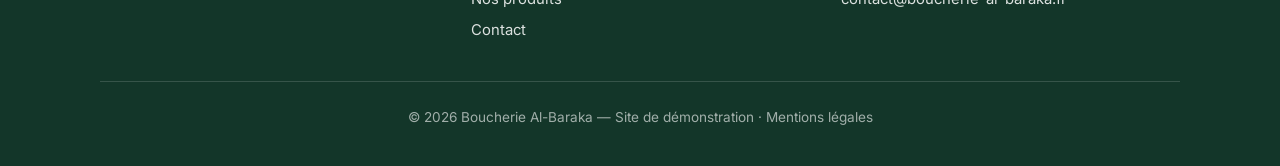
<file: produits.html>
<!DOCTYPE html>
<html lang="fr">
<head>
  <meta charset="UTF-8" />
  <meta name="viewport" content="width=device-width, initial-scale=1.0" />
  <title>Nos produits — Boucherie Al-Baraka</title>
  <meta name="description" content="Bœuf, agneau, veau, volaille et spécialités maison. Sélection française, prix indicatifs, préparation chaque matin." />
  <meta name="robots" content="index, follow" />
  <meta name="theme-color" content="#1a4d3a" />
  <link rel="canonical" href="https://gabriel-merlin.github.io/Buisness-solo/produits.html" />

  <link rel="icon" type="image/svg+xml" href="assets/img/favicon-boucherie.svg" />

  <meta property="og:type" content="website" />
  <meta property="og:locale" content="fr_FR" />
  <meta property="og:site_name" content="Boucherie Al-Baraka" />
  <meta property="og:title" content="Nos produits — Boucherie Al-Baraka" />
  <meta property="og:description" content="Bœuf, agneau, veau, volaille et spécialités maison préparées chaque matin." />
  <meta property="og:url" content="https://gabriel-merlin.github.io/Buisness-solo/produits.html" />
  <meta name="twitter:card" content="summary" />

  <link rel="preconnect" href="https://fonts.googleapis.com" />
  <link rel="preconnect" href="https://fonts.gstatic.com" crossorigin />
  <link href="https://fonts.googleapis.com/css2?family=Inter:wght@400;500;600;700&family=Playfair+Display:wght@600;700&display=swap" rel="stylesheet" />
  <link rel="stylesheet" href="assets/css/styles.css" />
</head>
<body>
  <a href="#main" class="skip-link">Aller au contenu principal</a>
  <header class="site-header">
    <div class="site-header__inner">
      <a href="index.html" class="logo">Al-<span>Baraka</span></a>
      <button class="nav-toggle" aria-label="Ouvrir le menu" aria-expanded="false">
        <span class="nav-toggle__label">Menu</span>
        <span class="nav-toggle__icon" aria-hidden="true"><span></span><span></span><span></span></span>
      </button>
      <nav class="nav">
        <ul class="nav__list">
          <li><a href="index.html">Accueil</a></li>
          <li><a href="viande.html">Notre viande</a></li>
          <li><a href="produits.html" class="is-active">Nos produits</a></li>
          <li><a href="contact.html">Contact</a></li>
        </ul>
      </nav>
    </div>
  </header>

  <main id="main">
    <section class="section">
      <div class="container">
        <h1 class="section__title">Nos produits</h1>
        <p class="section__intro">
          Sélection rigoureuse, fraîcheur quotidienne, préparation maison : voici ce que vous trouverez
          chaque jour dans notre vitrine.
        </p>

        <div class="catalogue">
          <article class="category">
            <header class="category__header">
              <h2>Bœuf</h2>
              <span>Charolais du Limousin, maturation soignée</span>
            </header>
            <ul class="products">
              <li>Entrecôte <span>28 €/kg</span></li>
              <li>Faux-filet <span>26 €/kg</span></li>
              <li>Bavette <span>22 €/kg</span></li>
              <li>Bourguignon <span>18 €/kg</span></li>
              <li>Steak haché frais <span>16 €/kg</span></li>
            </ul>
          </article>

          <article class="category">
            <header class="category__header">
              <h2>Agneau</h2>
              <span>Quercy, élevage extensif</span>
            </header>
            <ul class="products">
              <li>Gigot entier <span>24 €/kg</span></li>
              <li>Côtelettes <span>28 €/kg</span></li>
              <li>Épaule <span>20 €/kg</span></li>
              <li>Découpe pour tagine <span>19 €/kg</span></li>
            </ul>
          </article>

          <article class="category">
            <header class="category__header">
              <h2>Veau</h2>
              <span>Aveyron, élevage sous la mère</span>
            </header>
            <ul class="products">
              <li>Escalope <span>26 €/kg</span></li>
              <li>Rôti <span>24 €/kg</span></li>
              <li>Blanquette <span>20 €/kg</span></li>
              <li>Côte <span>28 €/kg</span></li>
            </ul>
          </article>

          <article class="category">
            <header class="category__header">
              <h2>Volaille</h2>
              <span>Fermière, élevée en plein air</span>
            </header>
            <ul class="products">
              <li>Poulet fermier entier <span>14 €/kg</span></li>
              <li>Cuisses de poulet <span>12 €/kg</span></li>
              <li>Filets de poulet <span>18 €/kg</span></li>
              <li>Dinde fermière <span>16 €/kg</span></li>
            </ul>
          </article>

          <article class="category">
            <header class="category__header">
              <h2>Spécialités maison</h2>
              <span>Préparées chaque matin par notre maître-boucher</span>
            </header>
            <ul class="products">
              <li>Merguez maison <span>18 €/kg</span></li>
              <li>Kefta épicée <span>17 €/kg</span></li>
              <li>Chich taouk mariné <span>19 €/kg</span></li>
              <li>Brochettes assorties <span>20 €/kg</span></li>
            </ul>
          </article>
        </div>

        <p class="note">
          Les prix peuvent varier selon les arrivages. N'hésitez pas à nous appeler au
          <a href="tel:+33147359912">01 47 35 99 12</a> pour confirmer la disponibilité.
        </p>
      </div>
    </section>
  </main>

  <footer class="site-footer">
    <div class="container">
      <div class="site-footer__grid">
        <div>
          <h4>Boucherie Al-Baraka</h4>
          <p>Boucherie halal artisanale<br />à Paris depuis 2015.</p>
        </div>
        <div>
          <h4>Navigation</h4>
          <ul>
            <li><a href="index.html">Accueil</a></li>
            <li><a href="viande.html">Notre viande</a></li>
            <li><a href="produits.html">Nos produits</a></li>
            <li><a href="contact.html">Contact</a></li>
          </ul>
        </div>
        <div>
          <h4>Contact</h4>
          <ul>
            <li>52 rue Marx Dormoy, 75018 Paris</li>
            <li><a href="tel:+33147359912">01 47 35 99 12</a></li>
            <li><a href="mailto:contact@boucherie-al-baraka.fr">contact@boucherie-al-baraka.fr</a></li>
          </ul>
        </div>
      </div>
      <p class="site-footer__legal">© 2026 Boucherie Al-Baraka — Site de démonstration · Mentions légales</p>
    </div>
  </footer>

  <button class="chatbot-stub" aria-label="Ouvrir le chatbot" hidden>Une question ?</button>

  <script src="assets/js/script.js"></script>
  <script src="assets/js/chatbase-lazy.js" defer></script>
</body>
</html>
</file>
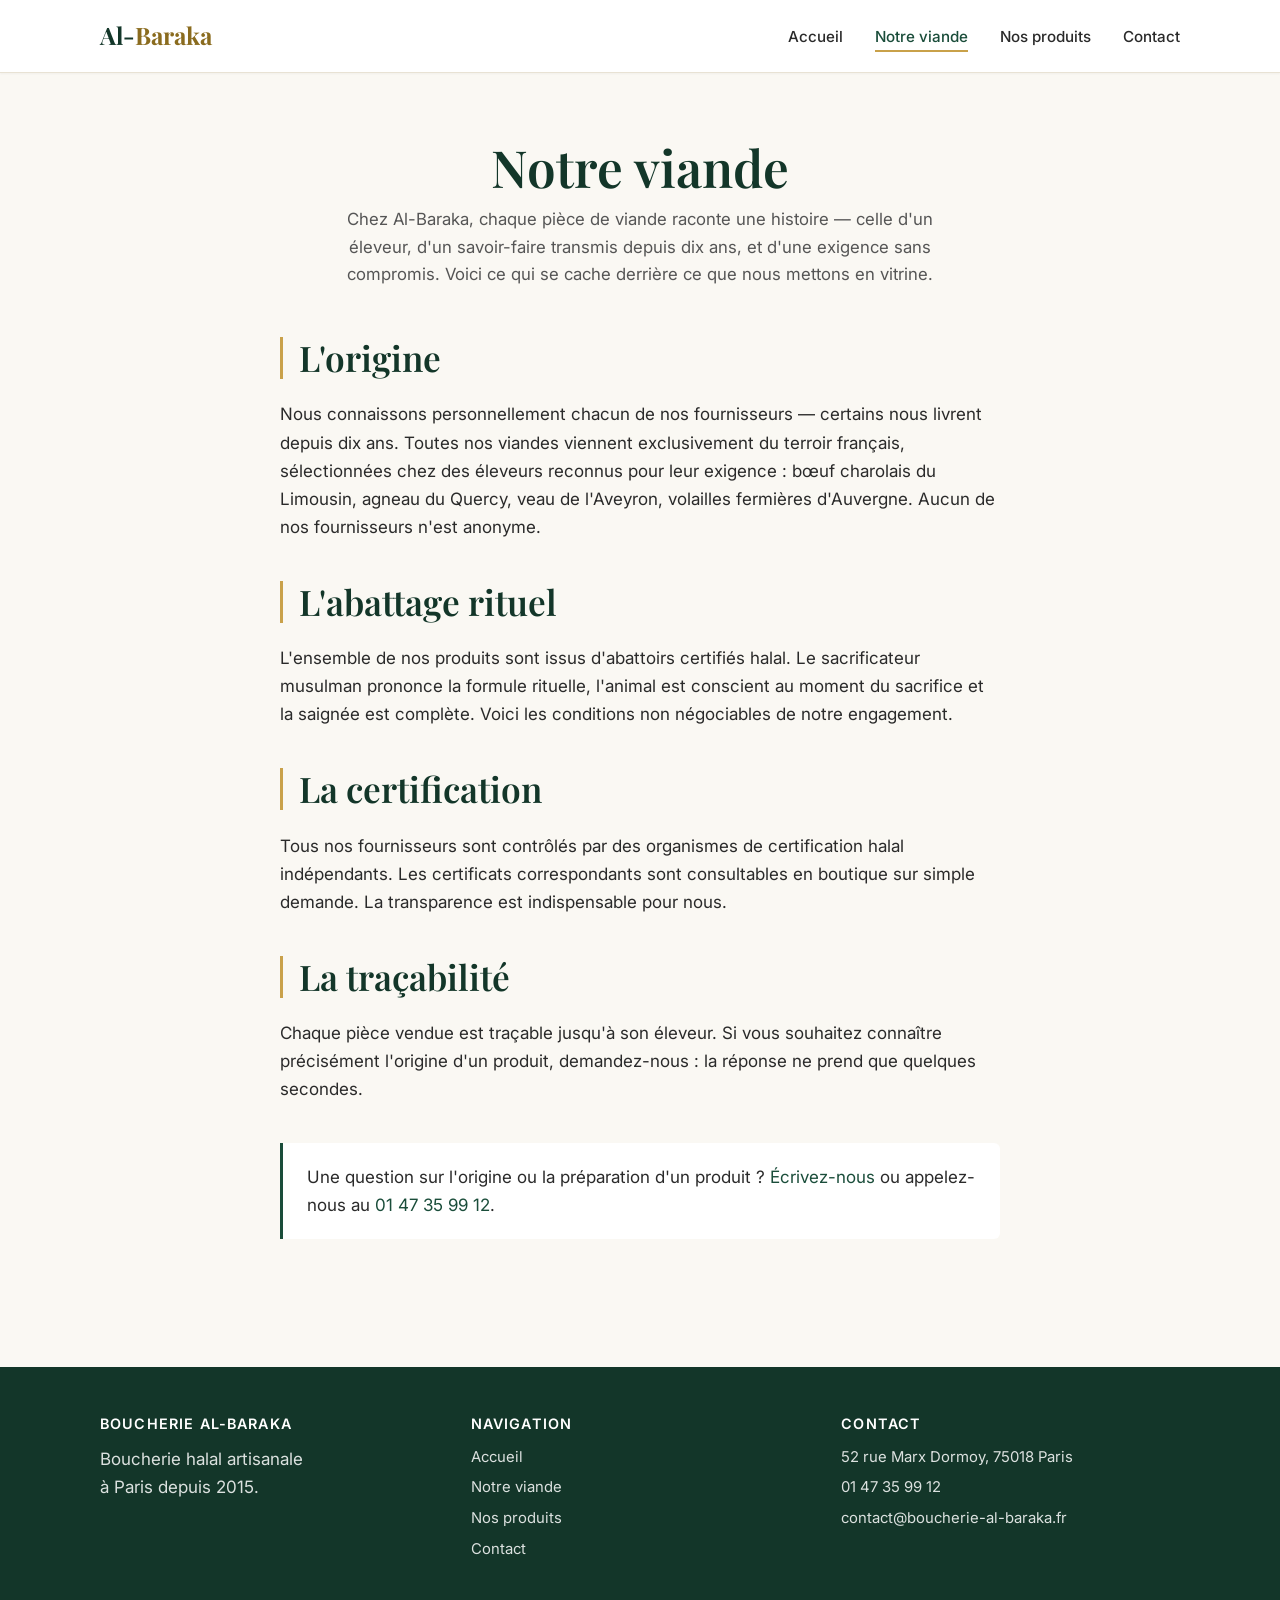
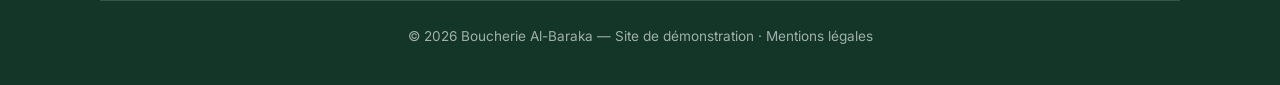
<file: viande.html>
<!DOCTYPE html>
<html lang="fr">
<head>
  <meta charset="UTF-8" />
  <meta name="viewport" content="width=device-width, initial-scale=1.0" />
  <title>Notre viande — Boucherie Al-Baraka</title>
  <meta name="description" content="Origine française, abattage rituel, certification halal indépendante et traçabilité complète : découvrez nos engagements." />
  <meta name="robots" content="index, follow" />
  <meta name="theme-color" content="#1a4d3a" />
  <link rel="canonical" href="https://gabriel-merlin.github.io/Buisness-solo/viande.html" />

  <link rel="icon" type="image/svg+xml" href="assets/img/favicon-boucherie.svg" />

  <meta property="og:type" content="website" />
  <meta property="og:locale" content="fr_FR" />
  <meta property="og:site_name" content="Boucherie Al-Baraka" />
  <meta property="og:title" content="Notre viande — Boucherie Al-Baraka" />
  <meta property="og:description" content="Origine française, abattage rituel, certification halal et traçabilité complète." />
  <meta property="og:url" content="https://gabriel-merlin.github.io/Buisness-solo/viande.html" />
  <meta name="twitter:card" content="summary" />

  <link rel="preconnect" href="https://fonts.googleapis.com" />
  <link rel="preconnect" href="https://fonts.gstatic.com" crossorigin />
  <link href="https://fonts.googleapis.com/css2?family=Inter:wght@400;500;600;700&family=Playfair+Display:wght@600;700&display=swap" rel="stylesheet" />
  <link rel="stylesheet" href="assets/css/styles.css" />
</head>
<body>
  <a href="#main" class="skip-link">Aller au contenu principal</a>
  <header class="site-header">
    <div class="site-header__inner">
      <a href="index.html" class="logo">Al-<span>Baraka</span></a>
      <button class="nav-toggle" aria-label="Ouvrir le menu" aria-expanded="false">
        <span class="nav-toggle__label">Menu</span>
        <span class="nav-toggle__icon" aria-hidden="true"><span></span><span></span><span></span></span>
      </button>
      <nav class="nav">
        <ul class="nav__list">
          <li><a href="index.html">Accueil</a></li>
          <li><a href="viande.html" class="is-active">Notre viande</a></li>
          <li><a href="produits.html">Nos produits</a></li>
          <li><a href="contact.html">Contact</a></li>
        </ul>
      </nav>
    </div>
  </header>

  <main id="main">
    <section class="section">
      <div class="container prose">
        <h1 class="section__title">Notre viande</h1>
        <p class="section__intro">
          Chez Al-Baraka, chaque pièce de viande raconte une histoire — celle d'un éleveur,
          d'un savoir-faire transmis depuis dix ans, et d'une exigence sans compromis.
          Voici ce qui se cache derrière ce que nous mettons en vitrine.
        </p>

        <div class="block">
          <h2>L'origine</h2>
          <p>
            Nous connaissons personnellement chacun de nos fournisseurs — certains nous livrent depuis dix ans.
            Toutes nos viandes viennent exclusivement du terroir français, sélectionnées chez des éleveurs reconnus
            pour leur exigence : bœuf charolais du Limousin, agneau du Quercy, veau de l'Aveyron, volailles fermières
            d'Auvergne. Aucun de nos fournisseurs n'est anonyme.
          </p>
        </div>

        <div class="block">
          <h2>L'abattage rituel</h2>
          <p>
            L'ensemble de nos produits sont issus d'abattoirs certifiés halal. Le sacrificateur musulman prononce
            la formule rituelle, l'animal est conscient au moment du sacrifice et la saignée est complète.
            Voici les conditions non négociables de notre engagement.
          </p>
        </div>

        <div class="block">
          <h2>La certification</h2>
          <p>
            Tous nos fournisseurs sont contrôlés par des organismes de certification halal indépendants.
            Les certificats correspondants sont consultables en boutique sur simple demande.
            La transparence est indispensable pour nous.
          </p>
        </div>

        <div class="block">
          <h2>La traçabilité</h2>
          <p>
            Chaque pièce vendue est traçable jusqu'à son éleveur. Si vous souhaitez connaître précisément
            l'origine d'un produit, demandez-nous : la réponse ne prend que quelques secondes.
          </p>
        </div>

        <blockquote>
          Une question sur l'origine ou la préparation d'un produit&nbsp;?
          <a href="contact.html">Écrivez-nous</a> ou appelez-nous au
          <a href="tel:+33147359912">01 47 35 99 12</a>.
        </blockquote>
      </div>
    </section>
  </main>

  <footer class="site-footer">
    <div class="container">
      <div class="site-footer__grid">
        <div>
          <h4>Boucherie Al-Baraka</h4>
          <p>Boucherie halal artisanale<br />à Paris depuis 2015.</p>
        </div>
        <div>
          <h4>Navigation</h4>
          <ul>
            <li><a href="index.html">Accueil</a></li>
            <li><a href="viande.html">Notre viande</a></li>
            <li><a href="produits.html">Nos produits</a></li>
            <li><a href="contact.html">Contact</a></li>
          </ul>
        </div>
        <div>
          <h4>Contact</h4>
          <ul>
            <li>52 rue Marx Dormoy, 75018 Paris</li>
            <li><a href="tel:+33147359912">01 47 35 99 12</a></li>
            <li><a href="mailto:contact@boucherie-al-baraka.fr">contact@boucherie-al-baraka.fr</a></li>
          </ul>
        </div>
      </div>
      <p class="site-footer__legal">© 2026 Boucherie Al-Baraka — Site de démonstration · Mentions légales</p>
    </div>
  </footer>

  <button class="chatbot-stub" aria-label="Ouvrir le chatbot" hidden>Une question ?</button>

  <script src="assets/js/script.js"></script>
  <script src="assets/js/chatbase-lazy.js" defer></script>
</body>
</html>
</file>
<file: assets/css/styles.css>
/* ============================================
   Boucherie Al-Baraka — Design System
   ============================================ */

:root {
  --color-bg: #faf8f3;
  --color-surface: #ffffff;
  --color-ink: #2a2a2a;
  --color-ink-soft: #555555;
  --color-primary: #1a4d3a;
  --color-primary-dark: #133629;
  --color-accent: #c9a14a;          /* Or — éléments décoratifs (icônes, bordures, fonds) */
  --color-accent-strong: #8a6b1e;   /* Or foncé — texte sur fond clair (WCAG AA, ~5.5:1) */
  --color-border: #e8e2d4;
  --shadow-sm: 0 1px 2px rgba(0, 0, 0, 0.04);
  --shadow-md: 0 4px 16px rgba(0, 0, 0, 0.06);
  --radius: 6px;
  --max-width: 1120px;
  --font-serif: "Playfair Display", Georgia, "Times New Roman", serif;
  --font-sans: "Inter", -apple-system, BlinkMacSystemFont, "Segoe UI", Roboto, sans-serif;
}

* {
  box-sizing: border-box;
}

html {
  scroll-behavior: smooth;
}

/* Skip-link pour l'accessibilité clavier */
.skip-link {
  position: absolute;
  top: -50px;
  left: 1rem;
  background: var(--color-primary);
  color: #fff;
  padding: 0.6rem 1rem;
  border-radius: var(--radius);
  text-decoration: none;
  font-weight: 600;
  z-index: 1000;
  transition: top 0.15s ease;
}

.skip-link:focus {
  top: 1rem;
  color: #fff;
  outline: 2px solid var(--color-accent);
  outline-offset: 2px;
}

/* Focus visible global pour la navigation clavier */
:focus-visible {
  outline: 2px solid var(--color-accent);
  outline-offset: 2px;
  border-radius: 3px;
}

body {
  margin: 0;
  font-family: var(--font-sans);
  font-size: 17px;
  line-height: 1.65;
  color: var(--color-ink);
  background-color: var(--color-bg);
  -webkit-font-smoothing: antialiased;
}

h1, h2, h3, h4 {
  font-family: var(--font-serif);
  font-weight: 600;
  line-height: 1.2;
  color: var(--color-primary-dark);
  margin: 0 0 0.6em;
}

h1 { font-size: clamp(2rem, 5vw, 3.2rem); }
h2 { font-size: clamp(1.6rem, 3.5vw, 2.2rem); margin-top: 0; }
h3 { font-size: 1.25rem; }

p {
  margin: 0 0 1em;
}

a {
  color: var(--color-primary);
  text-decoration: none;
  transition: color 0.15s ease;
}

a:hover {
  color: var(--color-accent-strong);
}

img {
  max-width: 100%;
  display: block;
}

.container {
  max-width: var(--max-width);
  margin: 0 auto;
  padding: 0 1.25rem;
}

/* ============================================
   Header & navigation
   ============================================ */

.site-header {
  position: sticky;
  top: 0;
  z-index: 100;
  background-color: var(--color-surface);
  border-bottom: 1px solid var(--color-border);
  box-shadow: var(--shadow-sm);
}

.site-header__inner {
  display: flex;
  align-items: center;
  justify-content: space-between;
  padding: 1rem 1.25rem;
  max-width: var(--max-width);
  margin: 0 auto;
}

.logo {
  font-family: var(--font-serif);
  font-size: 1.5rem;
  font-weight: 700;
  color: var(--color-primary-dark);
}

.logo span {
  color: var(--color-accent-strong);
}

.nav__list {
  list-style: none;
  margin: 0;
  padding: 0;
  display: flex;
  gap: 2rem;
}

.nav__list a {
  color: var(--color-ink);
  font-weight: 500;
  font-size: 0.95rem;
  position: relative;
}

.nav__list a.is-active {
  color: var(--color-primary);
}

.nav__list a.is-active::after {
  content: "";
  position: absolute;
  left: 0;
  right: 0;
  bottom: -6px;
  height: 2px;
  background-color: var(--color-accent);
}

.nav-toggle {
  display: none;
  background: var(--color-surface);
  border: 1.5px solid var(--color-border);
  border-radius: var(--radius);
  cursor: pointer;
  padding: 0.5rem 0.85rem;
  font-family: inherit;
  align-items: center;
  gap: 0.55rem;
  transition: border-color 0.15s ease, background 0.15s ease;
}

.nav-toggle__label {
  font-size: 0.88rem;
  font-weight: 600;
  color: var(--color-primary);
  letter-spacing: 0.02em;
  line-height: 1;
}

.nav-toggle__icon {
  display: inline-flex;
  flex-direction: column;
  gap: 4px;
}

.nav-toggle__icon span {
  display: block;
  width: 20px;
  height: 2px;
  background-color: var(--color-primary);
  transition: transform 0.2s ease, opacity 0.2s ease;
}

/* Animation X quand le menu est ouvert */
.nav-toggle[aria-expanded="true"] .nav-toggle__icon span:nth-child(1) {
  transform: translateY(6px) rotate(45deg);
}

.nav-toggle[aria-expanded="true"] .nav-toggle__icon span:nth-child(2) {
  opacity: 0;
}

.nav-toggle[aria-expanded="true"] .nav-toggle__icon span:nth-child(3) {
  transform: translateY(-6px) rotate(-45deg);
}

/* ============================================
   Buttons
   ============================================ */

.btn {
  display: inline-block;
  padding: 0.85rem 1.6rem;
  border-radius: var(--radius);
  font-weight: 600;
  font-size: 0.95rem;
  text-align: center;
  transition: transform 0.15s ease, box-shadow 0.15s ease, background-color 0.15s ease;
  border: 0;
  cursor: pointer;
}

.btn--primary {
  background-color: var(--color-primary);
  color: #fff;
}

.btn--primary:hover {
  background-color: var(--color-primary-dark);
  color: #fff;
  transform: translateY(-1px);
  box-shadow: var(--shadow-md);
}

.btn--ghost {
  background-color: transparent;
  color: var(--color-primary);
  border: 1.5px solid var(--color-primary);
}

.btn--ghost:hover {
  background-color: var(--color-primary);
  color: #fff;
}

/* ============================================
   Hero
   ============================================ */

.hero {
  padding: 5rem 0 4rem;
  background:
    radial-gradient(ellipse at 25% 30%, rgba(201, 161, 74, 0.18), transparent 55%),
    radial-gradient(ellipse at 80% 80%, rgba(255, 255, 255, 0.05), transparent 50%),
    linear-gradient(135deg, var(--color-primary) 0%, var(--color-primary-dark) 100%);
  color: #fff;
  text-align: center;
  position: relative;
  overflow: hidden;
}

.hero::before {
  content: "";
  position: absolute;
  inset: 0;
  background-image: url("data:image/svg+xml;utf8,<svg xmlns='http://www.w3.org/2000/svg' width='40' height='40' viewBox='0 0 40 40'><circle cx='20' cy='20' r='1' fill='%23c9a14a' opacity='0.08'/></svg>");
  background-size: 40px 40px;
  pointer-events: none;
}

.hero > * {
  position: relative;
  z-index: 1;
}

.hero h1 {
  color: #fff;
  max-width: 800px;
  margin: 0 auto 0.6em;
}

.hero__subtitle {
  font-size: 1.15rem;
  color: rgba(255, 255, 255, 0.92);
  max-width: 640px;
  margin: 0 auto 2rem;
}

.hero__cta {
  display: inline-flex;
  gap: 0.75rem;
  flex-wrap: wrap;
  justify-content: center;
}

.hero__cta .btn--ghost {
  color: #fff;
  border-color: rgba(255, 255, 255, 0.6);
}

.hero__cta .btn--ghost:hover {
  background-color: #fff;
  color: var(--color-primary-dark);
}

/* ============================================
   Sections
   ============================================ */

.section {
  padding: 4rem 0;
}

.section--soft {
  background-color: var(--color-surface);
  border-top: 1px solid var(--color-border);
  border-bottom: 1px solid var(--color-border);
}

.section__lead {
  font-size: 1.1rem;
  color: var(--color-ink-soft);
  max-width: 720px;
  margin-bottom: 2.5rem;
}

.section__title {
  text-align: center;
  margin-bottom: 0.5rem;
}

.section__intro {
  text-align: center;
  color: var(--color-ink-soft);
  max-width: 640px;
  margin: 0 auto 3rem;
  font-size: 1.05rem;
}

/* ============================================
   "Pourquoi nous choisir" — feature grid
   ============================================ */

.features {
  display: grid;
  grid-template-columns: repeat(auto-fit, minmax(220px, 1fr));
  gap: 1.5rem;
}

.feature {
  background: var(--color-surface);
  padding: 1.75rem 1.5rem;
  border-radius: var(--radius);
  border: 1px solid var(--color-border);
  text-align: left;
}

.feature__icon {
  width: 44px;
  height: 44px;
  border-radius: 50%;
  background-color: rgba(138, 107, 30, 0.18);
  color: var(--color-accent-strong);
  display: flex;
  align-items: center;
  justify-content: center;
  font-size: 1.4rem;
  margin-bottom: 1rem;
}

.feature h3 {
  font-size: 1.1rem;
  margin-bottom: 0.3rem;
}

.feature p {
  font-size: 0.95rem;
  color: var(--color-ink-soft);
  margin: 0;
}

/* ============================================
   Info pratique (horaires / adresse)
   ============================================ */

.infos-grid {
  display: grid;
  grid-template-columns: repeat(auto-fit, minmax(240px, 1fr));
  gap: 2rem;
  margin-top: 2rem;
}

.info-card {
  background: var(--color-surface);
  padding: 1.75rem;
  border-radius: var(--radius);
  border: 1px solid var(--color-border);
}

.info-card h3 {
  font-size: 1.05rem;
  color: var(--color-accent-strong);
  text-transform: uppercase;
  letter-spacing: 0.05em;
  margin-bottom: 0.75rem;
}

.info-card p, .info-card ul {
  margin: 0;
  color: var(--color-ink);
}

.info-card ul {
  list-style: none;
  padding: 0;
}

.info-card li {
  display: flex;
  justify-content: space-between;
  padding: 0.35rem 0;
  border-bottom: 1px dashed var(--color-border);
}

.info-card li:last-child {
  border-bottom: 0;
}

/* ============================================
   "Notre viande" — structured prose
   ============================================ */

.prose {
  max-width: 760px;
  margin: 0 auto;
}

.prose .block {
  margin-bottom: 2.5rem;
}

.prose .block h2 {
  border-left: 3px solid var(--color-accent);
  padding-left: 1rem;
}

.prose blockquote {
  margin: 0;
  padding: 1.25rem 1.5rem;
  background: var(--color-surface);
  border-left: 3px solid var(--color-primary);
  border-radius: 0 var(--radius) var(--radius) 0;
  color: var(--color-ink);
  font-style: normal;
}

/* ============================================
   "Nos produits" — catalogue
   ============================================ */

.catalogue {
  display: grid;
  gap: 1.5rem;
}

.category {
  background: var(--color-surface);
  border: 1px solid var(--color-border);
  border-radius: var(--radius);
  padding: 1.75rem;
}

.category__header {
  display: flex;
  flex-wrap: wrap;
  justify-content: space-between;
  align-items: baseline;
  gap: 0.5rem;
  margin-bottom: 1rem;
  padding-bottom: 0.75rem;
  border-bottom: 1px solid var(--color-border);
}

.category__header h2,
.category__header h3 {
  margin: 0;
  color: var(--color-primary-dark);
  font-size: 1.25rem;
}

.category__header span {
  color: var(--color-ink-soft);
  font-size: 0.9rem;
  font-style: italic;
}

.products {
  list-style: none;
  padding: 0;
  margin: 0;
  display: grid;
  grid-template-columns: repeat(auto-fit, minmax(220px, 1fr));
  gap: 0.5rem 1.5rem;
}

.products li {
  display: flex;
  justify-content: space-between;
  padding: 0.4rem 0;
  border-bottom: 1px dotted var(--color-border);
  font-size: 0.95rem;
}

.products li span {
  color: var(--color-accent-strong);
  font-weight: 600;
  font-variant-numeric: tabular-nums;
}

.note {
  background: rgba(201, 161, 74, 0.08);
  border-left: 3px solid var(--color-accent);
  padding: 1rem 1.25rem;
  margin-top: 2rem;
  font-size: 0.95rem;
  color: var(--color-ink-soft);
  border-radius: 0 var(--radius) var(--radius) 0;
}

/* ============================================
   Contact — form & info
   ============================================ */

.contact-grid {
  display: grid;
  grid-template-columns: 1fr 1.2fr;
  gap: 3rem;
  align-items: start;
}

.contact-info h2,
.contact-info h3 {
  color: var(--color-accent-strong);
  text-transform: uppercase;
  letter-spacing: 0.05em;
  font-size: 0.95rem;
  margin-bottom: 0.4rem;
  font-weight: 600;
}

.contact-info p {
  margin-bottom: 1.5rem;
  color: var(--color-ink);
}

.contact-form {
  background: var(--color-surface);
  padding: 2rem;
  border-radius: var(--radius);
  border: 1px solid var(--color-border);
}

.field {
  margin-bottom: 1.1rem;
}

.field label {
  display: block;
  font-weight: 500;
  margin-bottom: 0.35rem;
  font-size: 0.92rem;
  color: var(--color-ink);
}

.field input,
.field select,
.field textarea {
  width: 100%;
  padding: 0.65rem 0.85rem;
  border: 1px solid var(--color-border);
  border-radius: var(--radius);
  font-family: inherit;
  font-size: 0.95rem;
  background: #fff;
  color: var(--color-ink);
  transition: border-color 0.15s ease, box-shadow 0.15s ease;
}

.field input:focus,
.field select:focus,
.field textarea:focus {
  outline: none;
  border-color: var(--color-primary);
  box-shadow: 0 0 0 3px rgba(26, 77, 58, 0.12);
}

.field textarea {
  resize: vertical;
  min-height: 130px;
}

.form-status {
  margin-top: 1rem;
  font-size: 0.95rem;
  min-height: 1.2em;
}

.form-status.is-success { color: var(--color-primary); }
.form-status.is-error { color: #b03a2e; }

.aid-callout {
  background: var(--color-primary);
  color: #fff;
  padding: 2rem;
  border-radius: var(--radius);
  margin-top: 2.5rem;
}

.aid-callout h2,
.aid-callout h3 {
  color: var(--color-accent);
  margin-top: 0;
  font-size: 1.15rem;
  text-transform: none;
  letter-spacing: 0;
}

.aid-callout p {
  color: rgba(255, 255, 255, 0.92);
  margin-bottom: 0;
}

/* ============================================
   Footer
   ============================================ */

.site-footer {
  background-color: var(--color-primary-dark);
  color: rgba(255, 255, 255, 0.85);
  padding: 3rem 0 1.5rem;
  margin-top: 4rem;
}

.site-footer a {
  color: rgba(255, 255, 255, 0.85);
}

.site-footer a:hover {
  color: var(--color-accent);
}

.site-footer__grid {
  display: grid;
  grid-template-columns: repeat(auto-fit, minmax(200px, 1fr));
  gap: 2rem;
  padding-bottom: 2rem;
  border-bottom: 1px solid rgba(255, 255, 255, 0.15);
}

.site-footer h4 {
  color: #fff;
  font-family: var(--font-sans);
  font-size: 0.9rem;
  text-transform: uppercase;
  letter-spacing: 0.08em;
  margin-bottom: 0.75rem;
}

.site-footer ul {
  list-style: none;
  padding: 0;
  margin: 0;
}

.site-footer li {
  margin-bottom: 0.4rem;
  font-size: 0.93rem;
}

.site-footer__legal {
  text-align: center;
  padding-top: 1.5rem;
  font-size: 0.85rem;
  color: rgba(255, 255, 255, 0.6);
}

/* ============================================
   Chatbot placeholder (sera remplacé Jour 5)
   ============================================ */

.chatbot-stub {
  position: fixed;
  bottom: 1.5rem;
  right: 1.5rem;
  background-color: var(--color-primary);
  color: #fff;
  padding: 0.85rem 1.25rem;
  border-radius: 999px;
  font-weight: 600;
  font-size: 0.9rem;
  box-shadow: var(--shadow-md);
  cursor: pointer;
  border: 0;
  z-index: 50;
  transition: transform 0.15s ease, background-color 0.15s ease;
}

.chatbot-stub:hover {
  background-color: var(--color-primary-dark);
  transform: translateY(-2px);
}

/* ============================================
   Responsive
   ============================================ */

@media (max-width: 768px) {
  .nav-toggle {
    display: inline-flex;
  }

  .nav-toggle:hover,
  .nav-toggle:focus-visible {
    border-color: var(--color-primary);
    background: var(--color-bg);
  }

  .nav {
    position: absolute;
    top: 100%;
    left: 0;
    right: 0;
    background: var(--color-surface);
    border-top: 1px solid var(--color-border);
    border-bottom: 3px solid var(--color-primary);
    box-shadow: 0 8px 16px rgba(0, 0, 0, 0.1);
    transform: translateY(-120%);
    transition: transform 0.25s ease;
    z-index: 99;
  }

  .nav.is-open {
    transform: translateY(0);
  }

  .nav__list {
    flex-direction: column;
    gap: 0;
    padding: 0;
  }

  .nav__list li {
    padding: 0;
    border-bottom: 1px solid var(--color-border);
  }

  .nav__list li:last-child {
    border-bottom: 0;
  }

  .nav__list a {
    display: block;
    padding: 1rem 1.5rem;
    font-size: 1rem;
    font-weight: 500;
    color: var(--color-ink);
  }

  .nav__list a:hover {
    background: var(--color-bg);
    color: var(--color-primary);
  }

  .nav__list a.is-active {
    background: rgba(26, 77, 58, 0.08);
    color: var(--color-primary);
    font-weight: 600;
  }

  .nav__list a.is-active::after {
    display: none;
  }

  .hero {
    padding: 3.5rem 0 3rem;
  }

  .contact-grid {
    grid-template-columns: 1fr;
    gap: 2rem;
  }
}
</file>
<file: titus/style.css>
:root{--bg:#f6f4ee;--bg2:#ecebe3;--card:#fff;--ink:#1d211e;--mut:#666d64;--line:#dedbd0;--g:#3f7a45;--dark:#1d211e}
*{box-sizing:border-box;margin:0}
html{scroll-behavior:smooth;scroll-padding-top:76px}
body{background:var(--bg);color:var(--ink);font:16px/1.65 Inter,system-ui,sans-serif;-webkit-font-smoothing:antialiased}
a{color:inherit;text-decoration:none}
.nav{position:sticky;top:0;z-index:50;display:flex;align-items:center;gap:20px;padding:12px max(16px,4vw);background:rgba(246,244,238,.94);backdrop-filter:blur(10px);border-bottom:1px solid var(--line)}
.nav nav{display:flex;gap:28px;margin-left:auto;font:500 13px Inter,sans-serif;letter-spacing:.12em;text-transform:uppercase;color:var(--mut)}
.nav nav a:hover{color:var(--ink)}
.logo{display:grid;grid-template-columns:auto 1fr;grid-template-areas:". la" "bars pause" "sub sub";align-items:end;line-height:1;font-family:Cinzel,serif;font-weight:700;color:var(--ink)}
.logo-la{grid-area:la;color:var(--g);font-size:11px;margin-left:2px}
.logo-bars{grid-area:bars;display:flex;gap:3px;margin-right:4px;align-self:center}
.logo-bars i{width:4px;height:22px;background:var(--g);display:block}
.logo-pause{grid-area:pause;font-size:28px}
.logo-sub{grid-area:sub;display:flex;margin-top:3px;font:600 9px Inter,sans-serif;letter-spacing:.08em}
.logo-sub b{background:var(--ink);color:#fff;padding:2px 5px}.logo-sub em{font-style:normal;color:var(--g);padding:2px 5px;font-weight:700}
.btn{display:inline-block;background:var(--ink);color:#fff;font:500 14px Inter,sans-serif;letter-spacing:.08em;text-transform:uppercase;padding:14px 28px;border-radius:4px;transition:.2s}
.btn:hover{background:var(--g)}
.btn-ghost{background:transparent;color:var(--ink);border:1px solid var(--ink)}.btn-ghost:hover{background:var(--ink);color:#fff}
.btn-small{padding:9px 16px;font-size:12px}
.hero{position:relative;min-height:82vh;display:flex;align-items:center;padding:70px max(20px,6vw);background:var(--bg)}
.hero:after{content:"";position:absolute;right:0;top:0;bottom:0;width:34%;background:var(--bg2)}
.hero-in{position:relative;z-index:1;max-width:720px}
.kicker{color:var(--g);font:500 13px Inter,sans-serif;letter-spacing:.22em;text-transform:uppercase;margin-bottom:18px}
h1{font:600 clamp(38px,6vw,72px)/1.05 Oswald,sans-serif;text-transform:uppercase;letter-spacing:.01em}
h1 span{color:var(--mut)}
.lead{margin:22px 0 32px;max-width:520px;color:var(--mut);font-size:18px}
.cta{display:flex;flex-wrap:wrap;gap:12px}
.badges{display:flex;flex-wrap:wrap;gap:10px 28px;list-style:none;padding:0;margin-top:44px;padding-top:24px;border-top:1px solid var(--line)}
.badges li{font-size:14px;color:var(--mut)}
.badges b{color:var(--ink);font:600 18px Oswald,sans-serif;margin-right:6px}
.status{position:absolute;z-index:1;right:max(16px,4vw);bottom:24px;background:#fff;border:1px solid var(--line);padding:8px 16px;border-radius:999px;font-size:14px;display:none}
.status.on{display:block}.status:before{content:"";display:inline-block;width:8px;height:8px;border-radius:50%;margin-right:8px;background:#b4503c}.status.open:before{background:var(--g)}
.strip{display:flex;gap:10px 32px;flex-wrap:wrap;justify-content:center;background:var(--dark);color:#d8dcd4;padding:14px 16px;font:500 12px Inter,sans-serif;letter-spacing:.14em;text-transform:uppercase;text-align:center}
.sec{padding:90px max(20px,6vw);max-width:1240px;margin:auto}
.sec.dark{max-width:none;background:var(--dark);color:#eceee8}
.sec.dark>*{max-width:1128px;margin-inline:auto}
h2{font:600 clamp(32px,4.5vw,48px)/1.05 Oswald,sans-serif;text-transform:uppercase;margin-bottom:12px}
h2:after{content:"";display:block;width:44px;height:3px;background:var(--g);margin-top:14px}
h2 small{display:block;color:var(--mut);font:500 13px Inter,sans-serif;letter-spacing:.2em;text-transform:uppercase;margin-bottom:6px}
.note{color:var(--mut);margin:20px 0 36px;max-width:680px}.note b{color:var(--ink)}
.dark .note,.dark .pay,.dark .meats,.dark .list small{color:#a5ada2}
.grid{display:grid;grid-template-columns:repeat(auto-fill,minmax(280px,1fr));gap:16px}
.card{background:var(--card);border:1px solid var(--line);border-radius:6px;padding:24px;display:flex;flex-direction:column;gap:6px;transition:.2s}
.card:hover{border-color:var(--g)}
.card h3{font:600 22px Oswald,sans-serif;text-transform:uppercase}
.card p{color:var(--mut);font-size:14px;flex:1}
.price{display:flex;gap:24px;margin-top:14px;padding-top:14px;border-top:1px solid var(--line)}
.price span{font-size:12px;color:var(--mut);text-transform:uppercase;letter-spacing:.1em}
.price b{display:block;color:var(--ink);font:600 22px Oswald,sans-serif;letter-spacing:0}
.price span:first-child b{color:var(--g)}
.two{display:grid;grid-template-columns:repeat(auto-fit,minmax(300px,1fr));gap:64px}
.list{list-style:none;padding:0}
.list li{display:flex;justify-content:space-between;gap:16px;padding:14px 0;border-bottom:1px solid #ffffff22;font-size:18px}
.list small{display:block;font-size:13px}
.list b{font:600 22px Oswald,sans-serif}
.meats{margin-top:24px}.meats b{display:block;color:#eceee8;font:500 13px Inter,sans-serif;letter-spacing:.16em;text-transform:uppercase}
.tables{display:grid;grid-template-columns:repeat(auto-fill,minmax(230px,1fr));gap:16px}
table{width:100%;border-collapse:collapse;background:var(--card);border:1px solid var(--line);border-radius:6px;overflow:hidden}
caption{background:var(--bg2);color:var(--ink);font:600 16px Oswald,sans-serif;text-transform:uppercase;letter-spacing:.04em;padding:10px 16px;text-align:left;border:1px solid var(--line);border-bottom:0;border-radius:6px 6px 0 0}
.tables th,.tables td{padding:9px 16px;text-align:left;font-weight:400;border-bottom:1px solid var(--line);color:var(--mut)}
.tables tr:last-child>*{border-bottom:0}
.tables td{text-align:right;color:var(--ink);font:600 17px Oswald,sans-serif}
.fine{margin-top:26px;color:var(--mut);font-size:12px}
.reviews{text-align:center;background:var(--bg2);max-width:none}.reviews h2:after{margin-inline:auto}.reviews .note{margin-inline:auto}
.rating{display:flex;flex-direction:column;align-items:center;margin:20px 0 10px}
.rating b{font:600 76px/1 Oswald,sans-serif}.rating span{color:var(--g);font-size:22px;letter-spacing:4px}.rating small{color:var(--mut)}
address{font-style:normal;font-size:20px;margin:18px 0 12px}
.tel{font:600 36px Oswald,sans-serif}
.pay{margin:10px 0}
.dark .btn{margin-top:14px;background:#fff;color:var(--ink)}.dark .btn:hover{background:var(--g);color:#fff}
.dark h2:after{background:var(--g)}.dark h2 small{color:#a5ada2}
.hours{background:none;border:0;margin-top:18px}.hours th,.hours td{padding:10px 0;border-bottom:1px solid #ffffff1f;text-align:left;font-weight:400;color:#eceee8}.hours td{color:#a5ada2;text-align:right}
.hours tr.today th,.hours tr.today td{color:#fff;font-weight:600}.hours tr.today th:before{content:"";display:inline-block;width:6px;height:6px;border-radius:50%;background:#6fae75;margin-right:8px}
.map{display:block;width:100%;max-width:1128px;height:340px;border:0;border-radius:6px;margin:56px auto 0;filter:grayscale(1) contrast(.95)}
footer{text-align:center;padding:36px 16px 100px;border-top:1px solid var(--line);color:var(--mut)}
.fab{position:fixed;right:16px;bottom:16px;z-index:60;background:var(--ink);color:#fff;font:500 13px Inter,sans-serif;letter-spacing:.1em;text-transform:uppercase;padding:14px 20px;border-radius:4px;box-shadow:0 8px 24px #0004;display:none}
@media(max-width:760px){.nav nav{display:none}.nav .btn{margin-left:auto}.fab{display:block}.sec{padding-block:60px}.hero{min-height:76vh}.hero:after{display:none}.status.on{position:static;display:inline-block;margin-top:20px}.hero{flex-direction:column;align-items:flex-start;justify-content:center}}
@media(prefers-reduced-motion:reduce){*{transition:none!important;scroll-behavior:auto!important}}

.tabs{display:flex;gap:8px;flex-wrap:wrap;margin:28px 0 8px;border-bottom:1px solid var(--line)}
.tabs button{font:500 13px Inter,sans-serif;letter-spacing:.12em;text-transform:uppercase;background:none;border:0;border-bottom:3px solid transparent;margin-bottom:-1px;padding:14px 18px;color:var(--mut);cursor:pointer}
.tabs button:hover{color:var(--ink)}
.tabs button[aria-selected=true]{color:var(--ink);border-bottom-color:var(--g)}
.tabs button:focus-visible{outline:2px solid var(--g);outline-offset:-2px}
.panel[hidden]{display:none}
.list.lite li{border-bottom:1px solid var(--line)}
.sub{font:600 20px Oswald,sans-serif;text-transform:uppercase;margin:24px 0 4px}
.two .sub{margin-top:28px}
.sec .list{max-width:560px}
.sec .meats b{color:var(--ink)}
@media(max-width:760px){.tabs{flex-wrap:nowrap;overflow-x:auto}.tabs button{white-space:nowrap;padding:12px 14px}}

.burger{display:flex;width:44px;height:44px;border:1px solid var(--line);border-radius:4px;background:var(--card);cursor:pointer;flex-direction:column;align-items:center;justify-content:center;gap:5px;padding:0}
.burger span{display:block;width:20px;height:2px;background:var(--ink);transition:.2s}
.burger[aria-expanded=true] span:nth-child(1){transform:translateY(7px) rotate(45deg)}
.burger[aria-expanded=true] span:nth-child(2){opacity:0}
.burger[aria-expanded=true] span:nth-child(3){transform:translateY(-7px) rotate(-45deg)}
.burger:focus-visible{outline:2px solid var(--g);outline-offset:2px}
.drawer{position:absolute;top:100%;left:0;right:0;background:var(--bg);border-bottom:1px solid var(--line);padding:8px max(16px,4vw) 20px;box-shadow:0 18px 30px #0002}
.drawer[hidden]{display:none}
.drawer a{display:block;padding:13px 0;border-bottom:1px solid var(--line);font:500 15px Inter,sans-serif}
.d-title{margin-top:14px;font:500 11px Inter,sans-serif;letter-spacing:.2em;text-transform:uppercase;color:var(--g)}
.drawer .d-call{margin-top:16px;background:var(--ink);color:#fff;text-align:center;border-radius:4px;border:0}
@media(max-width:900px){.nav nav,.nav .call{display:none}.burger{margin-left:auto}}

/* Pages */
.view[hidden]{display:none}
.nav nav a[aria-current=page]{color:var(--ink);box-shadow:0 2px 0 var(--g)}
.drawer a[aria-current=page]{color:var(--g)}
.drawer a.subl{padding:9px 0 9px 18px;font-size:14px;color:var(--mut)}
.more{margin-top:24px;font:500 13px Inter,sans-serif;letter-spacing:.1em;text-transform:uppercase}
.more a{border-bottom:2px solid var(--g);padding-bottom:2px}
.lnk{display:inline-block;margin-top:10px;font:500 13px Inter,sans-serif;letter-spacing:.08em;text-transform:uppercase;color:var(--g)}
.band{background:var(--bg2)}
.why{display:grid;grid-template-columns:repeat(auto-fit,minmax(220px,1fr));gap:32px;margin-top:32px}
.why h3{font:600 20px Oswald,sans-serif;text-transform:uppercase;margin-bottom:6px}
.why p{color:var(--mut);font-size:15px}
.teaser{display:grid;grid-template-columns:repeat(auto-fit,minmax(280px,1fr));gap:48px;align-items:center}
.teaser .note{margin-bottom:22px}
.rate{display:flex;flex-direction:column;align-items:flex-start;gap:2px;padding:28px;border:1px solid var(--line);border-radius:6px;background:var(--card)}
.rate b{font:600 64px/1 Oswald,sans-serif}.rate span{color:var(--g);letter-spacing:4px}.rate small{color:var(--mut)}
.rate a{margin-top:12px;font:500 13px Inter,sans-serif;letter-spacing:.1em;text-transform:uppercase;border-bottom:2px solid var(--g)}
.dark-band{background:var(--dark);color:#eceee8}
.dark-band .sec{padding-block:70px}
.dark-band h2 small{color:#a5ada2}
.dark-band address{margin:6px 0 10px}
.dark-band .more a{color:#fff}
.soon p{padding:14px 0;border-bottom:1px solid #ffffff22;color:#a5ada2}
.soon b{display:inline-block;min-width:96px;color:#fff;font:600 17px Oswald,sans-serif;text-transform:uppercase}
.reviews-in{text-align:center}
.reviews-in h2:after{margin-inline:auto}
.reviews-in .note{margin-inline:auto}
.bars{max-width:420px;margin:22px auto 8px;display:grid;gap:12px}
.bars p{display:grid;grid-template-columns:90px 1fr 36px;gap:12px;align-items:center;text-align:left;color:var(--mut);font-size:14px}
.bars i{display:block;height:6px;border-radius:3px;background:linear-gradient(90deg,var(--g) var(--w),var(--line) var(--w))}
.bars b{color:var(--ink);font:600 16px Oswald,sans-serif;text-align:right}
.panelbox{background:var(--dark);color:#eceee8;border-radius:6px;padding:36px}
.panelbox .two{gap:48px}
.panelbox .sub{color:#fff;margin-top:0}
.panelbox .pay{color:#a5ada2}
.panelbox .btn{background:#fff;color:var(--ink)}.panelbox .btn:hover{background:var(--g);color:#fff}
.maplink{display:block;margin-top:20px;padding:22px;border:1px solid var(--line);border-radius:6px;text-align:center;font:500 14px Inter,sans-serif;letter-spacing:.06em}
.maplink:hover{background:var(--card)}
@media(max-width:760px){.panelbox{padding:24px 20px}}

.rev-top{display:grid;grid-template-columns:auto 1fr;gap:48px;align-items:center;margin:28px 0 8px}
.rev-top .rating{align-items:flex-start;margin:0}
.rev-top .bars{margin:0;max-width:none;width:100%}
.bars p{grid-template-columns:44px 1fr 40px}
.quotes{display:grid;grid-template-columns:repeat(auto-fill,minmax(300px,1fr));gap:16px;margin-top:28px}
.quotes.three{grid-template-columns:repeat(auto-fit,minmax(260px,1fr))}
.quote{background:var(--card);border:1px solid var(--line);border-radius:6px;padding:24px;display:flex;flex-direction:column;gap:12px;margin:0}
.quote .stars{color:var(--g);letter-spacing:3px;font-size:15px}
.quote blockquote{margin:0;flex:1;font-size:17px;line-height:1.55}
.quote figcaption{color:var(--mut);font-size:13px}
.quote figcaption b{color:var(--ink);font-weight:600}
.band .quote{background:var(--bg)}
@media(max-width:700px){.rev-top{grid-template-columns:1fr;gap:20px}}

button.barrow{display:grid;grid-template-columns:52px 1fr 40px;gap:12px;align-items:center;width:100%;text-align:left;background:none;border:1px solid transparent;border-radius:6px;padding:7px 10px;margin:0 -10px;color:var(--mut);font:400 14px Inter,sans-serif;cursor:pointer;transition:.15s}
button.barrow:hover{background:var(--card);border-color:var(--line)}
button.barrow[aria-pressed=true]{background:var(--card);border-color:var(--g);color:var(--ink)}
button.barrow:focus-visible{outline:2px solid var(--g);outline-offset:1px}
button.barrow i{display:block;height:6px;border-radius:3px;background:linear-gradient(90deg,var(--g) var(--w),var(--line) var(--w))}
button.barrow b{color:var(--ink);font:600 16px Oswald,sans-serif;text-align:right}
.rev-top .bars{gap:2px}
.rev-count{margin:30px 0 0;font:600 18px Oswald,sans-serif;letter-spacing:.04em;text-transform:uppercase}
.rev-count small{display:block;margin-top:4px;color:var(--mut);font:400 14px Inter,sans-serif;text-transform:none;letter-spacing:0}
.rev-top+.note{margin-bottom:0}
.quote[hidden]{display:none}
.quote .stars i{font-style:normal;color:var(--line)}
.reviews-in{text-align:left}

.rev-count{scroll-margin-top:96px}
</file>
<file: assets/css/portfolio.css>
/* ============================================
   Portfolio — palette professionnelle sobre
   ============================================ */

/* Override des variables du design system pour le portfolio */
.portfolio {
  --color-primary: #0f172a;        /* Slate 900 — quasi noir */
  --color-primary-dark: #020617;   /* Slate 950 — noir presque pur */
  --color-accent: #1e40af;         /* Deep blue — accent unique */
  --color-accent-strong: #1e40af;  /* Identique : le bleu a déjà un contraste suffisant sur blanc (~9:1) */
  --color-bg: #ffffff;             /* Blanc pur */
  --color-surface: #f8fafc;        /* Slate 50 — surface très claire */
  --color-border: #e2e8f0;         /* Slate 200 — bordures discrètes */
  --color-ink: #0f172a;            /* Slate 900 — texte principal */
  --color-ink-soft: #475569;       /* Slate 600 — texte secondaire */
}

/* Header sobre */
.portfolio .site-header {
  background-color: #ffffff;
  border-bottom: 1px solid #e2e8f0;
  box-shadow: none;
}

.portfolio .logo {
  font-family: var(--font-serif);
  letter-spacing: -0.02em;
}

.portfolio .logo span {
  color: var(--color-ink-soft);
  font-weight: 400;
}

.portfolio .nav__list a {
  color: var(--color-ink-soft);
  font-weight: 500;
}

.portfolio .nav__list a:hover {
  color: var(--color-ink);
}

.portfolio .nav__list a.is-active::after {
  background-color: var(--color-accent);
}

/* Boutons retravaillés sobres */
.portfolio .btn--primary {
  background-color: var(--color-primary);
  color: #ffffff;
  border: 1px solid var(--color-primary);
}

.portfolio .btn--primary:hover {
  background-color: var(--color-primary-dark);
  border-color: var(--color-primary-dark);
}

.portfolio .btn--ghost {
  border-color: var(--color-border);
  color: var(--color-ink);
}

.portfolio .btn--ghost:hover {
  background-color: var(--color-primary);
  color: #ffffff;
  border-color: var(--color-primary);
}

/* ============================================
   Hero portfolio — fond slate très sobre
   ============================================ */

.portfolio-hero {
  background:
    linear-gradient(180deg, #0f172a 0%, #1e293b 100%);
  padding: 6rem 0 5rem;
  text-align: center;
  position: relative;
  overflow: hidden;
}

.portfolio-hero::before {
  content: "";
  position: absolute;
  inset: 0;
  background-image:
    radial-gradient(circle at 20% 50%, rgba(30, 64, 175, 0.15), transparent 50%),
    radial-gradient(circle at 80% 80%, rgba(255, 255, 255, 0.03), transparent 50%);
  pointer-events: none;
}

.portfolio-hero > * {
  position: relative;
  z-index: 1;
}

.portfolio-hero .hero__eyebrow {
  color: #94a3b8;             /* Slate 400 */
  text-transform: uppercase;
  letter-spacing: 0.18em;
  font-size: 0.78rem;
  font-weight: 500;
  margin-bottom: 1.25rem;
}

.portfolio-hero h1 {
  color: #ffffff;
  max-width: 820px;
  margin: 0 auto 1.25rem;
  font-weight: 700;
  letter-spacing: -0.02em;
}

.portfolio-hero .hero__subtitle {
  max-width: 640px;
  font-size: 1.1rem;
  color: #cbd5e1;             /* Slate 300 */
  margin-bottom: 2rem;
}

.portfolio-hero .hero__cta .btn--primary {
  background-color: #ffffff;
  color: #0f172a;
  border-color: #ffffff;
}

.portfolio-hero .hero__cta .btn--primary:hover {
  background-color: #e2e8f0;
  border-color: #e2e8f0;
}

.portfolio-hero .hero__cta .btn--ghost {
  color: #ffffff;
  border-color: rgba(255, 255, 255, 0.3);
}

.portfolio-hero .hero__cta .btn--ghost:hover {
  background-color: rgba(255, 255, 255, 0.1);
  color: #ffffff;
  border-color: rgba(255, 255, 255, 0.5);
}

.portfolio-hero .hero__note {
  margin-top: 1.5rem;
  font-size: 0.88rem;
  color: #94a3b8;             /* Slate 400 */
}

/* ============================================
   Titres et textes
   ============================================ */

.portfolio h1, .portfolio h2, .portfolio h3, .portfolio h4 {
  color: var(--color-primary);
  letter-spacing: -0.015em;
}

.portfolio .section__title {
  text-align: center;
  margin-bottom: 0.5rem;
}

.portfolio .section__intro {
  color: var(--color-ink-soft);
}

/* Section grise (was Al-Baraka soft) reste blanc cassé */
.portfolio .section--soft {
  background-color: var(--color-surface);
  border-top: 1px solid var(--color-border);
  border-bottom: 1px solid var(--color-border);
}

/* ============================================
   Features (Pourquoi me choisir)
   ============================================ */

.portfolio .feature {
  background: #ffffff;
  border: 1px solid var(--color-border);
}

.portfolio .feature__icon {
  background-color: rgba(30, 64, 175, 0.08);
  color: var(--color-accent);
  font-family: var(--font-serif);
  font-weight: 700;
}

/* ============================================
   Offres (services)
   ============================================ */

.offers {
  display: grid;
  grid-template-columns: repeat(auto-fit, minmax(280px, 1fr));
  gap: 1.5rem;
  margin-top: 2.5rem;
}

.offer {
  background: #ffffff;
  border: 1px solid var(--color-border);
  border-radius: var(--radius);
  padding: 2rem 1.75rem;
  display: flex;
  flex-direction: column;
  position: relative;
  transition: transform 0.15s ease, box-shadow 0.15s ease, border-color 0.15s ease;
}

.offer:hover {
  transform: translateY(-2px);
  box-shadow: 0 8px 24px rgba(15, 23, 42, 0.08);
  border-color: #cbd5e1;
}

.offer--featured {
  border: 2px solid var(--color-primary);
  background: #ffffff;
  box-shadow: 0 4px 16px rgba(15, 23, 42, 0.08);
}

.offer__badge {
  position: absolute;
  top: -12px;
  left: 50%;
  transform: translateX(-50%);
  background: var(--color-primary);
  color: #ffffff;
  padding: 0.3rem 1rem;
  border-radius: 4px;
  font-size: 0.72rem;
  font-weight: 600;
  text-transform: uppercase;
  letter-spacing: 0.1em;
}

.offer header {
  text-align: center;
  margin-bottom: 1.5rem;
  padding-bottom: 1.25rem;
  border-bottom: 1px solid var(--color-border);
}

.offer h3 {
  font-size: 1.25rem;
  margin: 0 0 0.5rem;
  font-weight: 600;
}

.offer__price {
  font-family: var(--font-serif);
  font-size: 2.1rem;
  font-weight: 700;
  color: var(--color-primary);
  margin: 0.25rem 0;
  letter-spacing: -0.02em;
}

.offer__tagline {
  font-size: 0.88rem;
  color: var(--color-ink-soft);
  margin: 0;
}

.offer__features {
  list-style: none;
  padding: 0;
  margin: 0 0 1.5rem;
  flex-grow: 1;
}

.offer__features li {
  position: relative;
  padding: 0.5rem 0 0.5rem 1.6rem;
  font-size: 0.93rem;
  color: var(--color-ink);
  border-bottom: 1px solid var(--color-border);
}

.offer__features li:last-child {
  border-bottom: 0;
}

.offer__features li::before {
  content: "→";
  position: absolute;
  left: 0;
  top: 0.5rem;
  color: var(--color-accent);
  font-weight: 600;
}

.offer__cta {
  width: 100%;
  text-align: center;
}

.offers__addon {
  text-align: center;
  margin-top: 2.5rem;
  padding: 1.5rem;
  background: #ffffff;
  border: 1px solid var(--color-border);
  border-left: 3px solid var(--color-accent);
  border-radius: 0 var(--radius) var(--radius) 0;
  font-size: 0.95rem;
  color: var(--color-ink);
}

.offers__addon .muted {
  color: var(--color-ink-soft);
  font-size: 0.88rem;
}

/* ============================================
   Réalisations
   ============================================ */

.works {
  display: grid;
  grid-template-columns: repeat(auto-fit, minmax(320px, 1fr));
  gap: 1.5rem;
  margin-top: 2rem;
}

.work {
  display: flex;
  flex-direction: column;
  background: #ffffff;
  border: 1px solid var(--color-border);
  border-radius: var(--radius);
  overflow: hidden;
  text-decoration: none;
  color: inherit;
  transition: transform 0.15s ease, box-shadow 0.15s ease, border-color 0.15s ease;
}

.work:hover {
  transform: translateY(-2px);
  box-shadow: 0 8px 24px rgba(15, 23, 42, 0.08);
  border-color: #cbd5e1;
  color: inherit;
}

.work__image {
  background:
    linear-gradient(135deg, #1e293b 0%, #0f172a 100%);
  height: 180px;
  display: flex;
  align-items: center;
  justify-content: center;
  position: relative;
}

.work__image::after {
  content: "";
  position: absolute;
  inset: 0;
  background-image: radial-gradient(circle at 70% 30%, rgba(30, 64, 175, 0.2), transparent 60%);
}

.work__emoji {
  font-size: 4rem;
  filter: grayscale(0.3);
  position: relative;
  z-index: 1;
}

.work__body {
  padding: 1.5rem;
}

.work__tag {
  display: inline-block;
  background: var(--color-surface);
  color: var(--color-ink-soft);
  padding: 0.25rem 0.7rem;
  border-radius: 4px;
  font-size: 0.72rem;
  font-weight: 600;
  text-transform: uppercase;
  letter-spacing: 0.08em;
  margin-bottom: 0.6rem;
  border: 1px solid var(--color-border);
}

.work h3 {
  margin: 0 0 0.5rem;
  font-size: 1.15rem;
  font-weight: 600;
}

.work__body p {
  color: var(--color-ink-soft);
  font-size: 0.93rem;
  margin-bottom: 1rem;
}

.work__link {
  color: var(--color-accent);
  font-weight: 600;
  font-size: 0.9rem;
}

/* ============================================
   Process (5 étapes)
   ============================================ */

.process {
  list-style: none;
  padding: 0;
  margin: 2rem 0 0;
}

.process li {
  display: flex;
  gap: 1.25rem;
  margin-bottom: 1.5rem;
  align-items: flex-start;
}

.process__num {
  flex-shrink: 0;
  width: 40px;
  height: 40px;
  border-radius: 4px;
  background: var(--color-primary);
  color: #ffffff;
  display: flex;
  align-items: center;
  justify-content: center;
  font-family: var(--font-serif);
  font-size: 1.15rem;
  font-weight: 700;
}

.process h3 {
  font-size: 1.05rem;
  margin: 0 0 0.3rem;
  font-weight: 600;
}

.process p {
  margin: 0;
  color: var(--color-ink-soft);
  font-size: 0.93rem;
}

/* ============================================
   Info cards (contact)
   ============================================ */

.portfolio .contact-info h3 {
  color: var(--color-ink-soft);
  text-transform: uppercase;
  letter-spacing: 0.08em;
  font-size: 0.78rem;
  font-weight: 600;
  margin-bottom: 0.3rem;
}

.portfolio .contact-info p {
  margin-bottom: 1.25rem;
  color: var(--color-ink);
}

.portfolio .contact-info a {
  color: var(--color-accent);
}

.portfolio .contact-form {
  background: #ffffff;
  border: 1px solid var(--color-border);
}

.portfolio .field input:focus,
.portfolio .field select:focus,
.portfolio .field textarea:focus {
  border-color: var(--color-accent);
  box-shadow: 0 0 0 3px rgba(30, 64, 175, 0.1);
}

/* ============================================
   Footer
   ============================================ */

.portfolio .site-footer {
  background-color: var(--color-primary);
  color: rgba(255, 255, 255, 0.75);
  margin-top: 0;
}

.portfolio .site-footer a {
  color: rgba(255, 255, 255, 0.75);
}

.portfolio .site-footer a:hover {
  color: #ffffff;
}

.portfolio .site-footer__legal {
  color: rgba(255, 255, 255, 0.45);
}

/* ============================================
   Responsive
   ============================================ */

@media (max-width: 768px) {
  .portfolio-hero {
    padding: 4rem 0 3rem;
  }

  .offers {
    grid-template-columns: 1fr;
  }

  .offer--featured {
    order: -1;
  }

  .process li {
    gap: 1rem;
  }

  .process__num {
    width: 34px;
    height: 34px;
    font-size: 1rem;
  }
}
</file>
